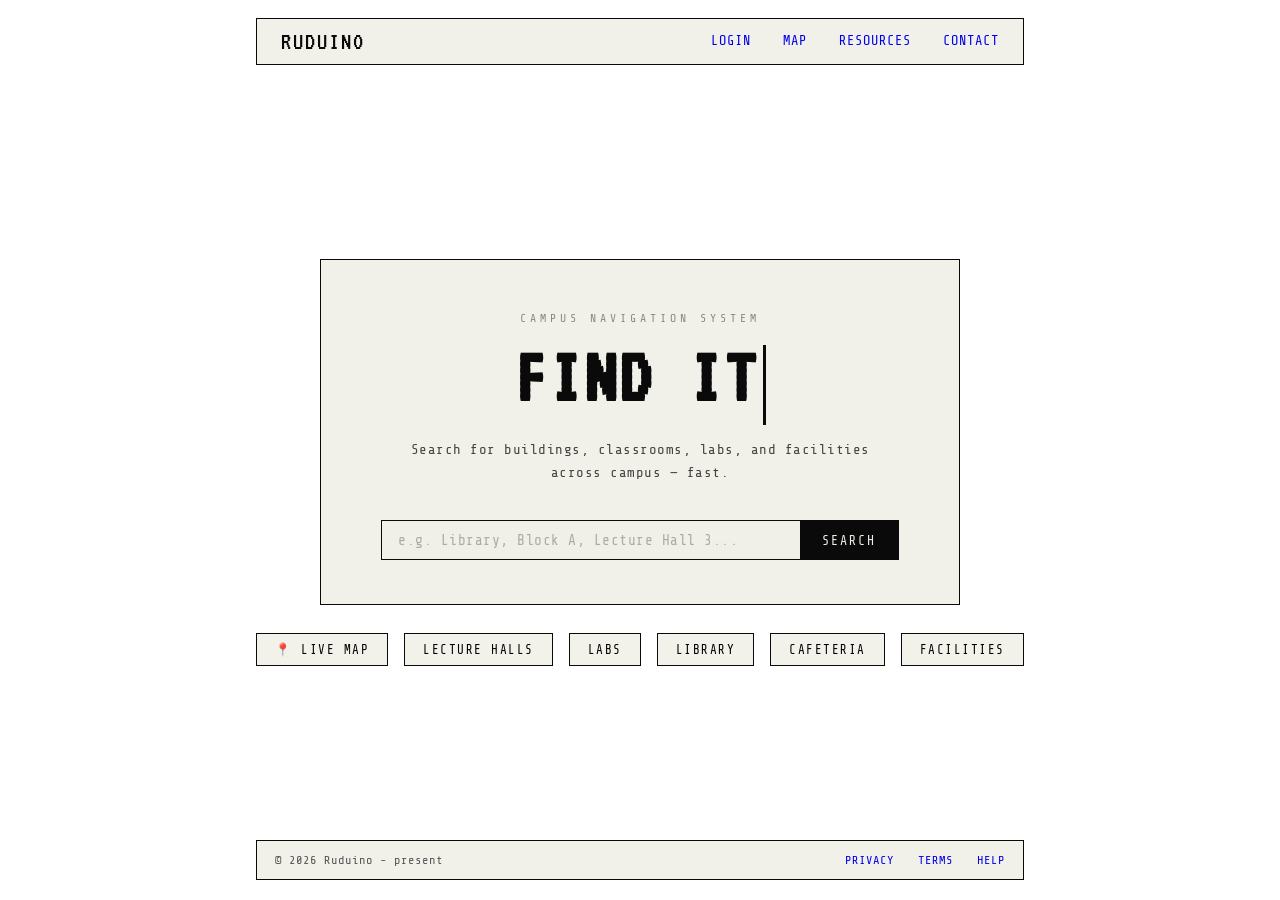
<file: index.html>
<!DOCTYPE html>
<html lang="en">
    <head>
        <title>Ruduino</title>
        <link rel="stylesheet" href="css/styles.css">
        <link rel="shortcut icon" href="assets/derp.ico" type="image/x-icon">
        <meta name="viewport" content="width=device-width, initial-scale=1.0">
    </head>
    <body>
        <div class="container">
            <nav class="nav-bar">
                <a class="nav-logo" href="index.html">RUDUINO</a>
                <ul class="nav-list">
                    <li class="nav-item"><a href="login.html">Login</a></li>
                    <li class="nav-item"><a href="map.html">Map</a></li>
                    <li class="nav-item"><a href="resources.html">Resources</a></li>
                    <li class="nav-item"><a href="contact.html">Contact</a></li>
                </ul>
            </nav>
        </div>
        <section class="hero">
        <div class="hero-box">
            <p class="hero-eyebrow">Campus Navigation System</p>
            <h1 class="hero-title">FIND IT<span class="cursor"></span></h1>
            <p class="hero-sub">Search for buildings, classrooms, labs, and facilities<br>across campus — fast.</p>
            <div class="search-wrap">
                <input class="search-input" type="text" placeholder="e.g. Library, Block A, Lecture Hall 3...">
                <button class="search-btn">Search</button>
            </div>
        </div>
        <div class="quick-links">
            <button class="ql-btn" onclick="window.location.href='map.html'">📍 Live Map</button>
            <button class="ql-btn">Lecture Halls</button>
            <button class="ql-btn">Labs</button>
            <button class="ql-btn">Library</button>
            <button class="ql-btn">Cafeteria</button>
            <button class="ql-btn">Facilities</button>
        </div>
        </section>
    <div class="footer">
        <div class="footer-inner">
            <span>© 2026 Ruduino - present</span>
            <div class="footer-links">
                <span><a href="privacy.html">Privacy</a></span>
                <span><a href="terms.html">Terms</a></span>
                <span><a href="help.html">Help</a></span>
            </div>
        </div>
    </div>
</body>
</html>
</file>
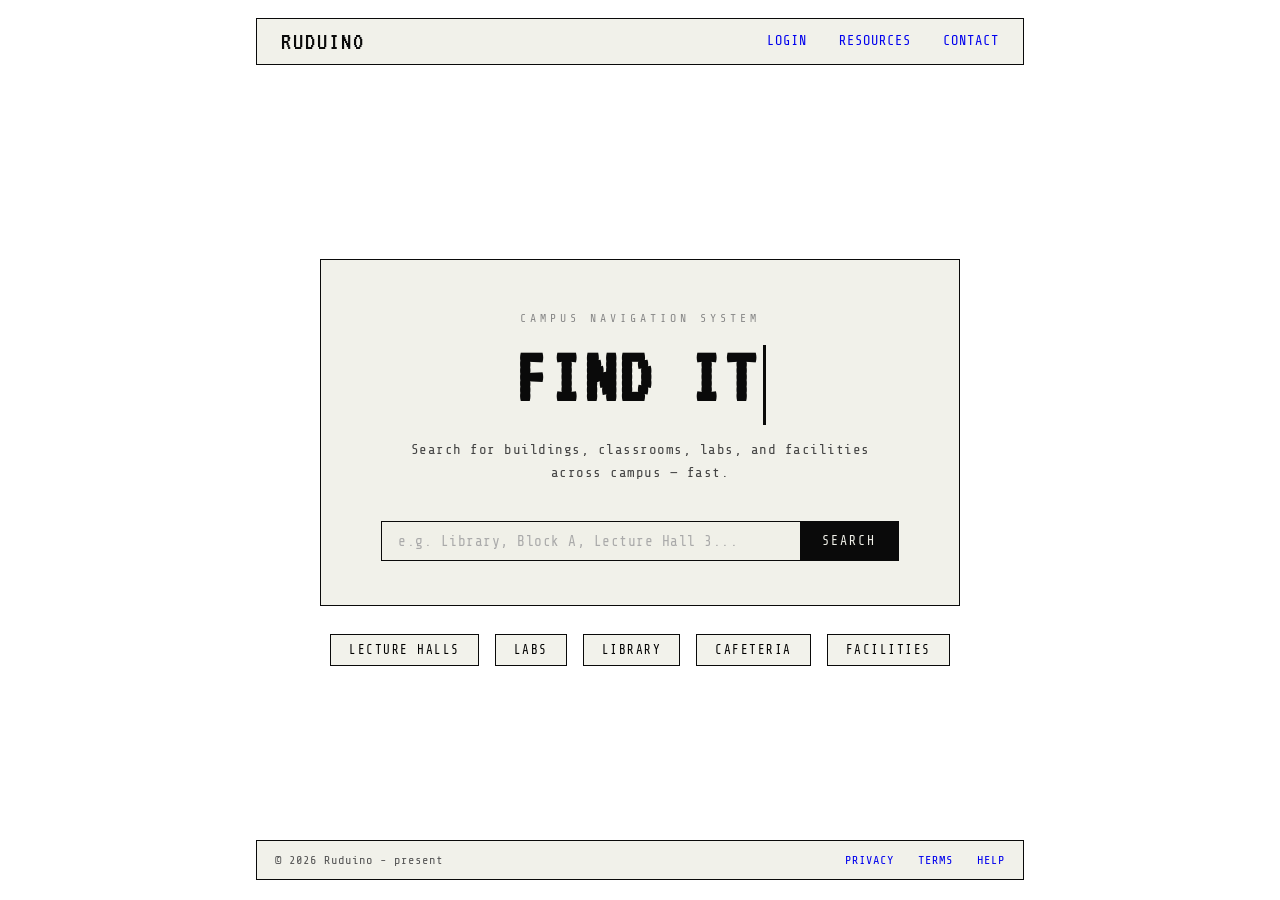
<file: src/index.html>
<!DOCTYPE html>
<html lang="en">
    <head>
        <title>Ruduino</title>
        <link rel="stylesheet" href="styles.css">
        <link rel="shortcut icon" href="https://raw.githubusercontent.com/Hakuriyuo/Ruduino/refs/heads/main/assets/derp.ico" type="image/x-icon">
        <meta name="viewport" content="width=device-width, initial-scale=1.0">
    </head>
    <body>
        <div class="container">
            <nav class="nav-bar">
                <a class="nav-logo" href="#">RUDUINO</a>
                <ul class="nav-list">
                    <li class="nav-item"><a href="login.html">Login</a></li>
                    <li class="nav-item"><a href="resources.html">Resources</a></li>
                    <li class="nav-item"><a href="contact.html">Contact</a></li>
                </ul>
            </nav>
        </div>
        <section class="hero">
        <div class="hero-box">
            <p class="hero-eyebrow">Campus Navigation System</p>
            <h1 class="hero-title">FIND IT<span class="cursor"></span></h1>
            <p class="hero-sub">Search for buildings, classrooms, labs, and facilities<br>across campus — fast.</p>
            <div class="search-wrap">
                <input class="search-input" type="text" placeholder="e.g. Library, Block A, Lecture Hall 3...">
                <button class="search-btn">Search</button>
            </div>
        </div>
        <div class="quick-links">
            <button class="ql-btn">Lecture Halls</button>
            <button class="ql-btn">Labs</button>
            <button class="ql-btn">Library</button>
            <button class="ql-btn">Cafeteria</button>
            <button class="ql-btn">Facilities</button>
        </div>
        </section>
    <div class="footer">
        <div class="footer-inner">
            <span>© 2026 Ruduino - present</span>
            <div class="footer-links">
                <span><a href="privacy.html">Privacy</a></span>
                <span><a href="terms.html">Terms</a></span>
                <span><a href="help.html">Help</a></span>
            </div>
        </div>
    </div>
</body>
</html>
</file>
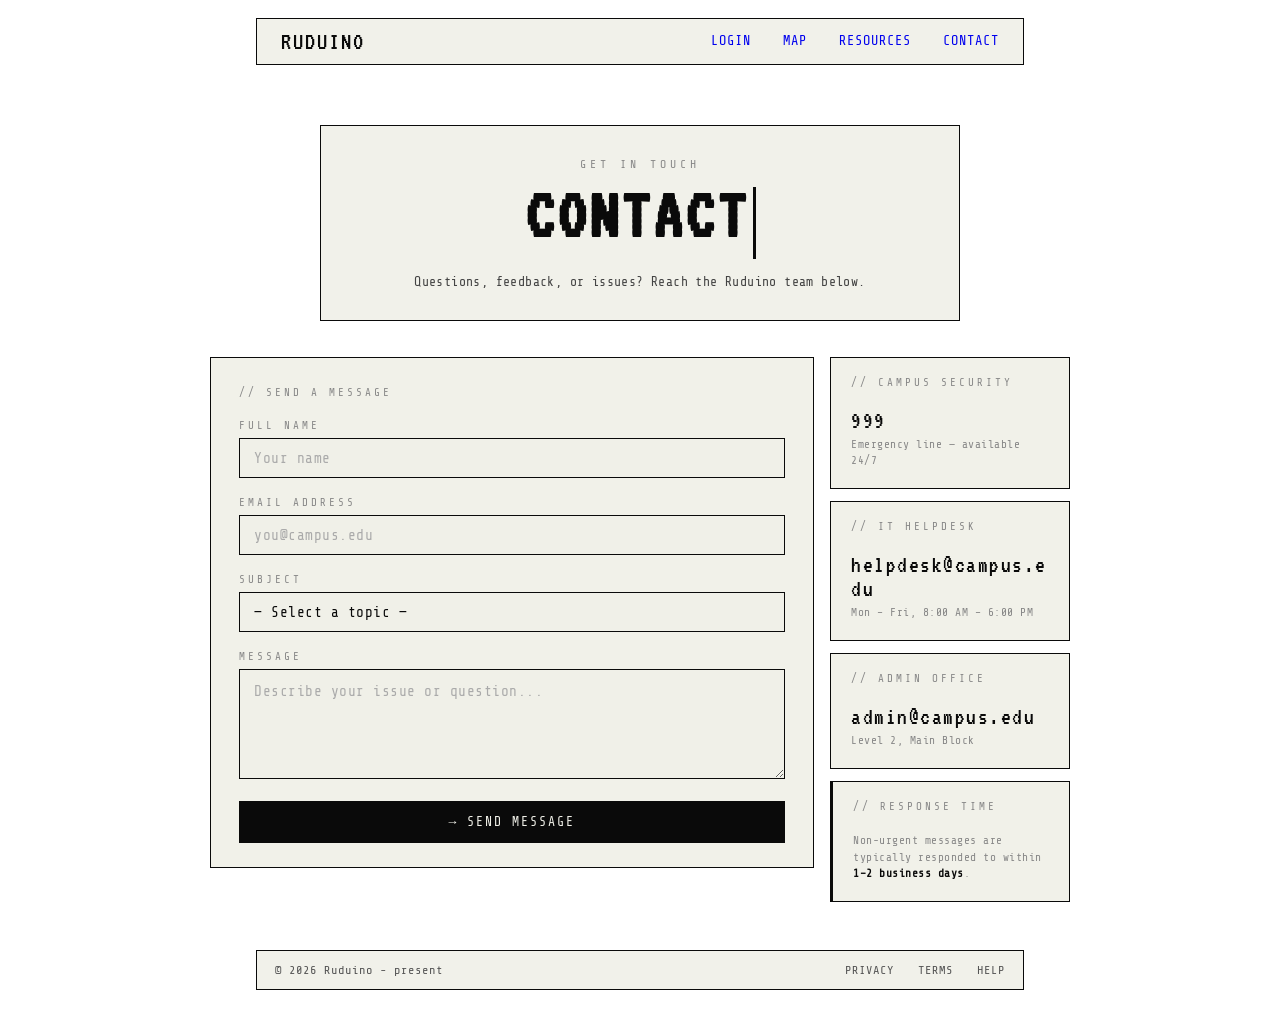
<file: contact.html>
<!DOCTYPE html>
<html lang="en">
<head>
    <title>Ruduino — Contact</title>
    <link rel="stylesheet" href="css/styles.css">
    <link rel="stylesheet" href="css/contact.css">
    <link rel="shortcut icon" href="assets/derp.ico" type="image/x-icon">
    <meta name="viewport" content="width=device-width, initial-scale=1.0">
    <script src="js/contact.js" defer></script>
</head>
<body>
    <div class="container">
        <nav class="nav-bar">
            <a class="nav-logo" href="index.html">RUDUINO</a>
            <ul class="nav-list">
                <li class="nav-item"><a href="login.html">Login</a></li>
                <li class="nav-item"><a href="map.html">Map</a></li>
                <li class="nav-item"><a href="resources.html">Resources</a></li>
                <li class="nav-item active"><a href="contact.html">Contact</a></li>
            </ul>
        </nav>
    </div>
    <section class="contact-section">
        <div class="contact-header">
            <p class="contact-eyebrow">Get in Touch</p>
            <h1 class="contact-title">CONTACT<span class="cursor"></span></h1>
            <p class="contact-sub">Questions, feedback, or issues? Reach the Ruduino team below.</p>
        </div>
        <div class="contact-layout">
            <div class="contact-form-box">
                <p class="box-label">// Send a message</p>
                <div class="form-alert" id="contactAlert"></div>
                <div class="form-group">
                    <label class="form-label" for="c-name">Full Name</label>
                    <input class="form-input" type="text" id="c-name" placeholder="Your name">
                </div>
                <div class="form-group">
                    <label class="form-label" for="c-email">Email Address</label>
                    <input class="form-input" type="email" id="c-email" placeholder="you@campus.edu">
                </div>
                <div class="form-group">
                    <label class="form-label" for="c-subject">Subject</label>
                    <select class="form-input form-select" id="c-subject">
                        <option value="">— Select a topic —</option>
                        <option value="navigation">Campus Navigation Issue</option>
                        <option value="account">Account / Login Help</option>
                        <option value="evacuation">Evacuation Plan Concern</option>
                        <option value="feedback">General Feedback</option>
                        <option value="other">Other</option>
                    </select>
                </div>
                <div class="form-group">
                    <label class="form-label" for="c-message">Message</label>
                    <textarea class="form-input form-textarea" id="c-message"
                        placeholder="Describe your issue or question..."></textarea>
                </div>
                <button class="submit-btn" id="contactSubmit" onclick="submitContact()">→ Send Message</button>
            </div>
            <div class="contact-info-col">
                <div class="info-card">
                    <p class="box-label">// Campus Security</p>
                    <p class="info-card-value">999</p>
                    <p class="info-card-sub">Emergency line — available 24/7</p>
                </div>
                <div class="info-card">
                    <p class="box-label">// IT Helpdesk</p>
                    <p class="info-card-value">helpdesk@campus.edu</p>
                    <p class="info-card-sub">Mon – Fri, 8:00 AM – 6:00 PM</p>
                </div>
                <div class="info-card">
                    <p class="box-label">// Admin Office</p>
                    <p class="info-card-value">admin@campus.edu</p>
                    <p class="info-card-sub">Level 2, Main Block</p>
                </div>
                <div class="info-card info-card-note">
                    <p class="box-label">// Response Time</p>
                    <p class="info-card-sub">Non-urgent messages are typically responded to within <strong>1–2 business
                            days</strong>.</p>
                </div>
            </div>
        </div>
    </section>
    <div class="footer">
        <div class="footer-inner">
            <span>© 2026 Ruduino - present</span>
            <div class="footer-links">
                <span onclick="location.href='privacy.html'">Privacy</span>
                <span onclick="location.href='terms.html'">Terms</span>
                <span onclick="location.href='help.html'">Help</span>
            </div>
        </div>
    </div>
</body>
</html>
</file>
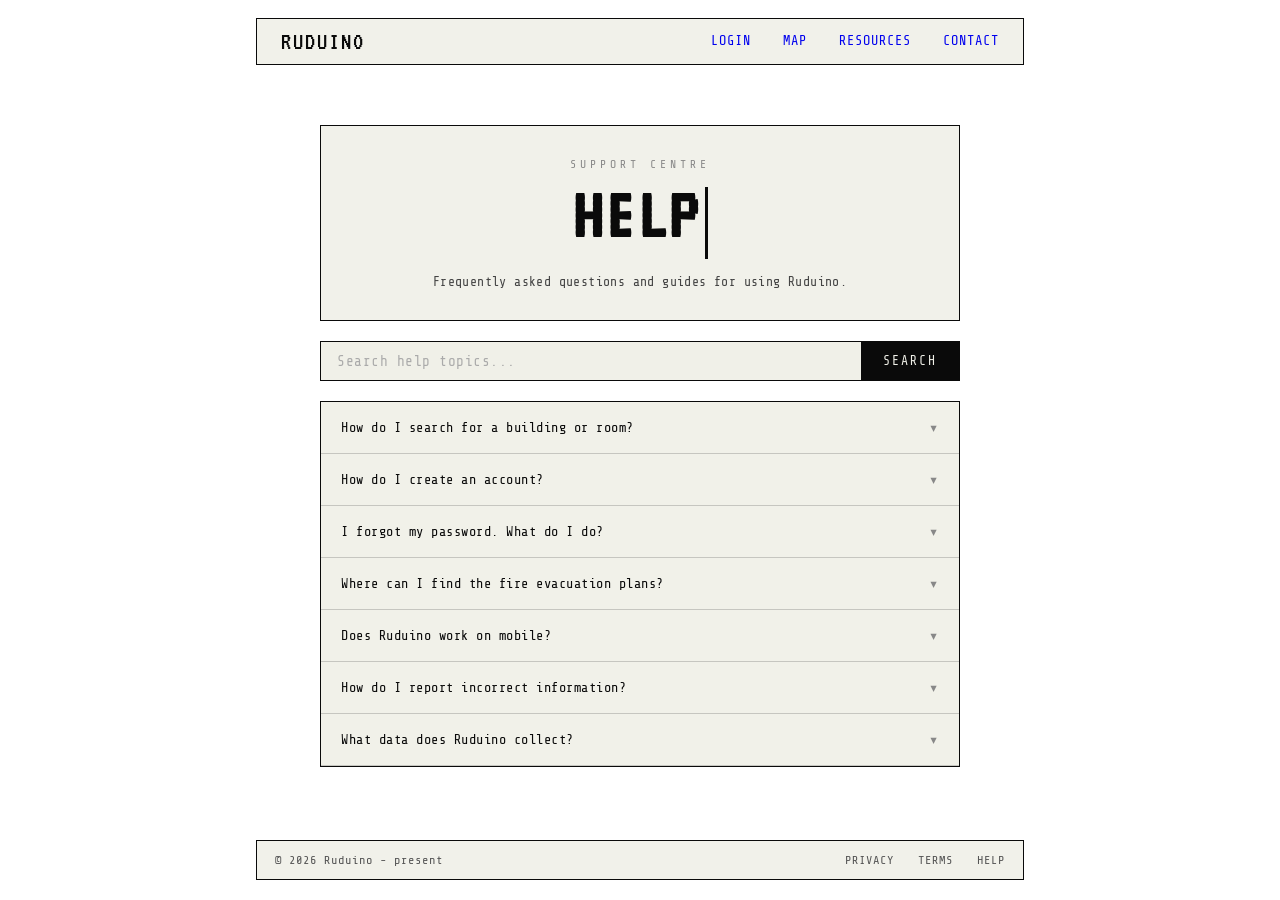
<file: help.html>
<!DOCTYPE html>
<html lang="en">
<head>
    <title>Ruduino — Help</title>
    <link rel="stylesheet" href="css/styles.css">
    <link rel="stylesheet" href="css/help.css">
    <link rel="shortcut icon" href="assets/derp.ico" type="image/x-icon">
    <meta name="viewport" content="width=device-width, initial-scale=1.0">
    <script src="js/help.js" defer></script>
</head>
<body>
    <div class="container">
        <nav class="nav-bar">
            <a class="nav-logo" href="index.html">RUDUINO</a>
            <ul class="nav-list">
                <li class="nav-item"><a href="login.html">Login</a></li>
                <li class="nav-item"><a href="map.html">Map</a></li>
                <li class="nav-item"><a href="resources.html">Resources</a></li>
                <li class="nav-item"><a href="contact.html">Contact</a></li>
            </ul>
        </nav>
    </div>
    <section class="help-section">
        <div class="help-header">
            <p class="help-eyebrow">Support Centre</p>
            <h1 class="help-title">HELP<span class="cursor"></span></h1>
            <p class="help-sub">Frequently asked questions and guides for using Ruduino.</p>
        </div>
        <div class="help-search-wrap">
            <input class="search-input" type="text" id="helpSearch" placeholder="Search help topics..."
                oninput="filterFAQ()">
            <button class="search-btn">Search</button>
        </div>
        <div class="faq-wrap" id="faqWrap">
            <div class="faq-group" data-tags="navigation search find building">
                <button class="faq-q" onclick="toggleFAQ(this)">
                    <span>How do I search for a building or room?</span>
                    <span class="faq-chevron">▾</span>
                </button>
                <div class="faq-a">
                    Type the name of a building, block, lecture hall, or facility into the search bar on the home page.
                    Results will show the location and relevant details. You can also use the quick-link buttons
                    (Lecture Halls, Labs, Library…) to browse by category.
                </div>
            </div>
            <div class="faq-group" data-tags="account login register password">
                <button class="faq-q" onclick="toggleFAQ(this)">
                    <span>How do I create an account?</span>
                    <span class="faq-chevron">▾</span>
                </button>
                <div class="faq-a">
                    Go to the <a href="login.html">Login</a> page and click <strong>Register here</strong>. Fill in your
                    campus email, username, and a password (minimum 8 characters). Once submitted, your account will be
                    created immediately.
                </div>
            </div>
            <div class="faq-group" data-tags="password reset forgot login">
                <button class="faq-q" onclick="toggleFAQ(this)">
                    <span>I forgot my password. What do I do?</span>
                    <span class="faq-chevron">▾</span>
                </button>
                <div class="faq-a">
                    Contact the IT Helpdesk at <strong>helpdesk@campus.edu</strong> with your campus ID and registered
                    email. They will issue a password reset within one business day.
                </div>
            </div>
            <div class="faq-group" data-tags="evacuation fire plan floor level resources">
                <button class="faq-q" onclick="toggleFAQ(this)">
                    <span>Where can I find the fire evacuation plans?</span>
                    <span class="faq-chevron">▾</span>
                </button>
                <div class="faq-a">
                    Visit the <a href="resources.html">Resources</a> page. Plans are available for Levels 2–6. Click any
                    floor card to view the full plan, or use the Download button to save it. You can also filter by
                    floor using the buttons above the grid.
                </div>
            </div>
            <div class="faq-group" data-tags="map offline mobile phone">
                <button class="faq-q" onclick="toggleFAQ(this)">
                    <span>Does Ruduino work on mobile?</span>
                    <span class="faq-chevron">▾</span>
                </button>
                <div class="faq-a">
                    Yes. Ruduino is fully responsive and works on all modern smartphones and tablets. Simply open it in
                    your browser — no app install required.
                </div>
            </div>
            <div class="faq-group" data-tags="report wrong information error update">
                <button class="faq-q" onclick="toggleFAQ(this)">
                    <span>How do I report incorrect information?</span>
                    <span class="faq-chevron">▾</span>
                </button>
                <div class="faq-a">
                    Use the <a href="contact.html">Contact</a> form and select <strong>Campus Navigation Issue</strong>
                    as the subject. Describe what is incorrect and we will review it promptly.
                </div>
            </div>
            <div class="faq-group" data-tags="data privacy personal information stored">
                <button class="faq-q" onclick="toggleFAQ(this)">
                    <span>What data does Ruduino collect?</span>
                    <span class="faq-chevron">▾</span>
                </button>
                <div class="faq-a">
                    We only collect the information you provide when registering (email, username) and basic usage
                    analytics. We never sell your data. Read our full <a href="privacy.html">Privacy Policy</a> for
                    details.
                </div>
            </div>
            <div class="faq-no-results" id="faqNoResults" style="display:none;">
                No results found. Try a different keyword or <a href="contact.html">contact us</a>.
            </div>
        </div>
    </section>
    <div class="footer">
        <div class="footer-inner">
            <span>© 2026 Ruduino - present</span>
            <div class="footer-links">
                <span onclick="location.href='privacy.html'">Privacy</span>
                <span onclick="location.href='terms.html'">Terms</span>
                <span onclick="location.href='help.html'">Help</span>
            </div>
        </div>
    </div>
</body>
</html>
</file>
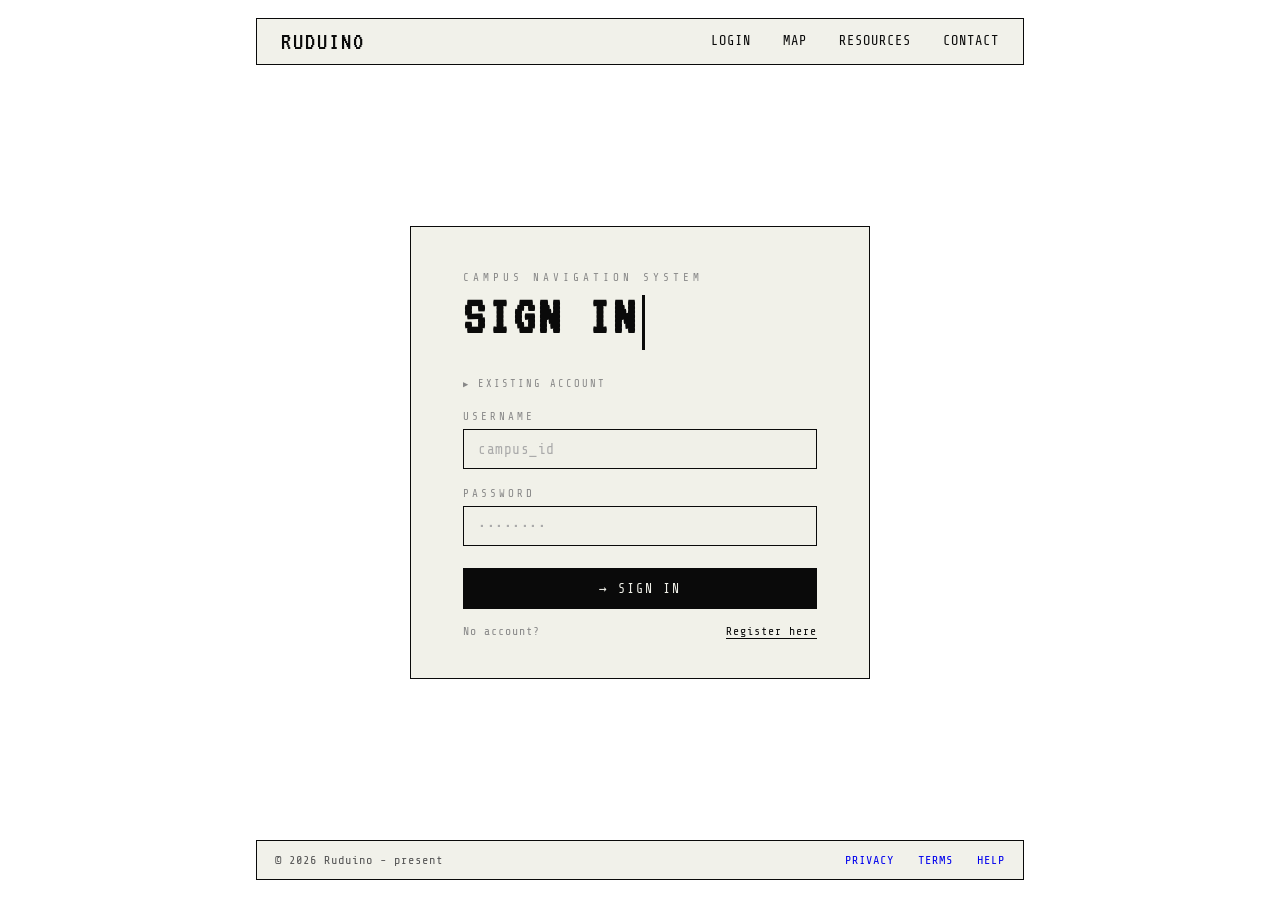
<file: login.html>
<!DOCTYPE html>
<html lang="en">
<head>
    <title>Ruduino — Login</title>
    <link rel="stylesheet" href="css/styles.css">
    <link rel="shortcut icon" href="assets/derp.ico" type="image/x-icon">
    <meta name="viewport" content="width=device-width, initial-scale=1.0">
    <script src="js/login.js" defer></script>
</head>
<body>
    <div class="container">
        <nav class="nav-bar">
            <a class="nav-logo" href="index.html">RUDUINO</a>
            <ul class="nav-list">
                <li class="nav-item active"><a href="login.html" style="color:inherit;text-decoration:none;">Login</a></li>
                <li class="nav-item"><a href="map.html" style="color:inherit;text-decoration:none;">Map</a></li>
                <li class="nav-item"><a href="resources.html" style="color:inherit;text-decoration:none;">Resources</a></li>
                <li class="nav-item"><a href="contact.html" style="color:inherit;text-decoration:none;">Contact</a></li>
            </ul>
        </nav>
    </div>
    <section class="login-section">
        <div class="login-box">
            <p class="login-eyebrow">Campus Navigation System</p>
            <h1 class="login-title" id="formTitle">SIGN IN<span class="cursor"></span></h1>
            <p class="mode-indicator" id="modeIndicator">Existing account</p>
            <div class="form-alert" id="formAlert"></div>
            <form method="POST" action="php/login_handler.php" id="authForm" novalidate>
                <input type="hidden" name="mode" id="modeInput" value="login">
                <div id="register-fields" style="display:none;">
                    <div class="form-group">
                        <label class="form-label" for="email">Email Address</label>
                        <input class="form-input" type="email" name="email" id="email" placeholder="you@campus.edu" autocomplete="email">
                    </div>
                    <hr class="divider">
                </div>
                <div class="form-group">
                    <label class="form-label" for="username">Username</label>
                    <input class="form-input" type="text" name="username" id="username" placeholder="campus_id" autocomplete="username" required>
                </div>
                <div class="form-group">
                    <label class="form-label" for="password">Password</label>
                    <input class="form-input" type="password" name="password" id="password" placeholder="••••••••" autocomplete="current-password" required>
                </div>
                <div id="confirm-field" style="display:none;">
                    <div class="form-group">
                        <label class="form-label" for="confirm_password">Confirm Password</label>
                        <input class="form-input" type="password" name="confirm_password" id="confirm_password" placeholder="••••••••" autocomplete="new-password">
                    </div>
                </div>
                <button class="submit-btn" type="submit" id="submitBtn">→ Sign In</button>
                <div class="toggle-row">
                    <span id="toggleHint">No account?</span>
                    <span class="toggle-link" id="toggleBtn" onclick="toggleMode()">Register here</span>
                </div>
            </form>
        </div>
    </section>
    <div class="footer">
        <div class="footer-inner">
            <span>© 2026 Ruduino - present</span>
            <div class="footer-links">
                <span><a href="privacy.html">Privacy</a></span>
                <span><a href="terms.html">Terms</a></span>
                <span><a href="help.html">Help</a></span>
            </div>
        </div>
    </div>
</body>
</html>
</file>
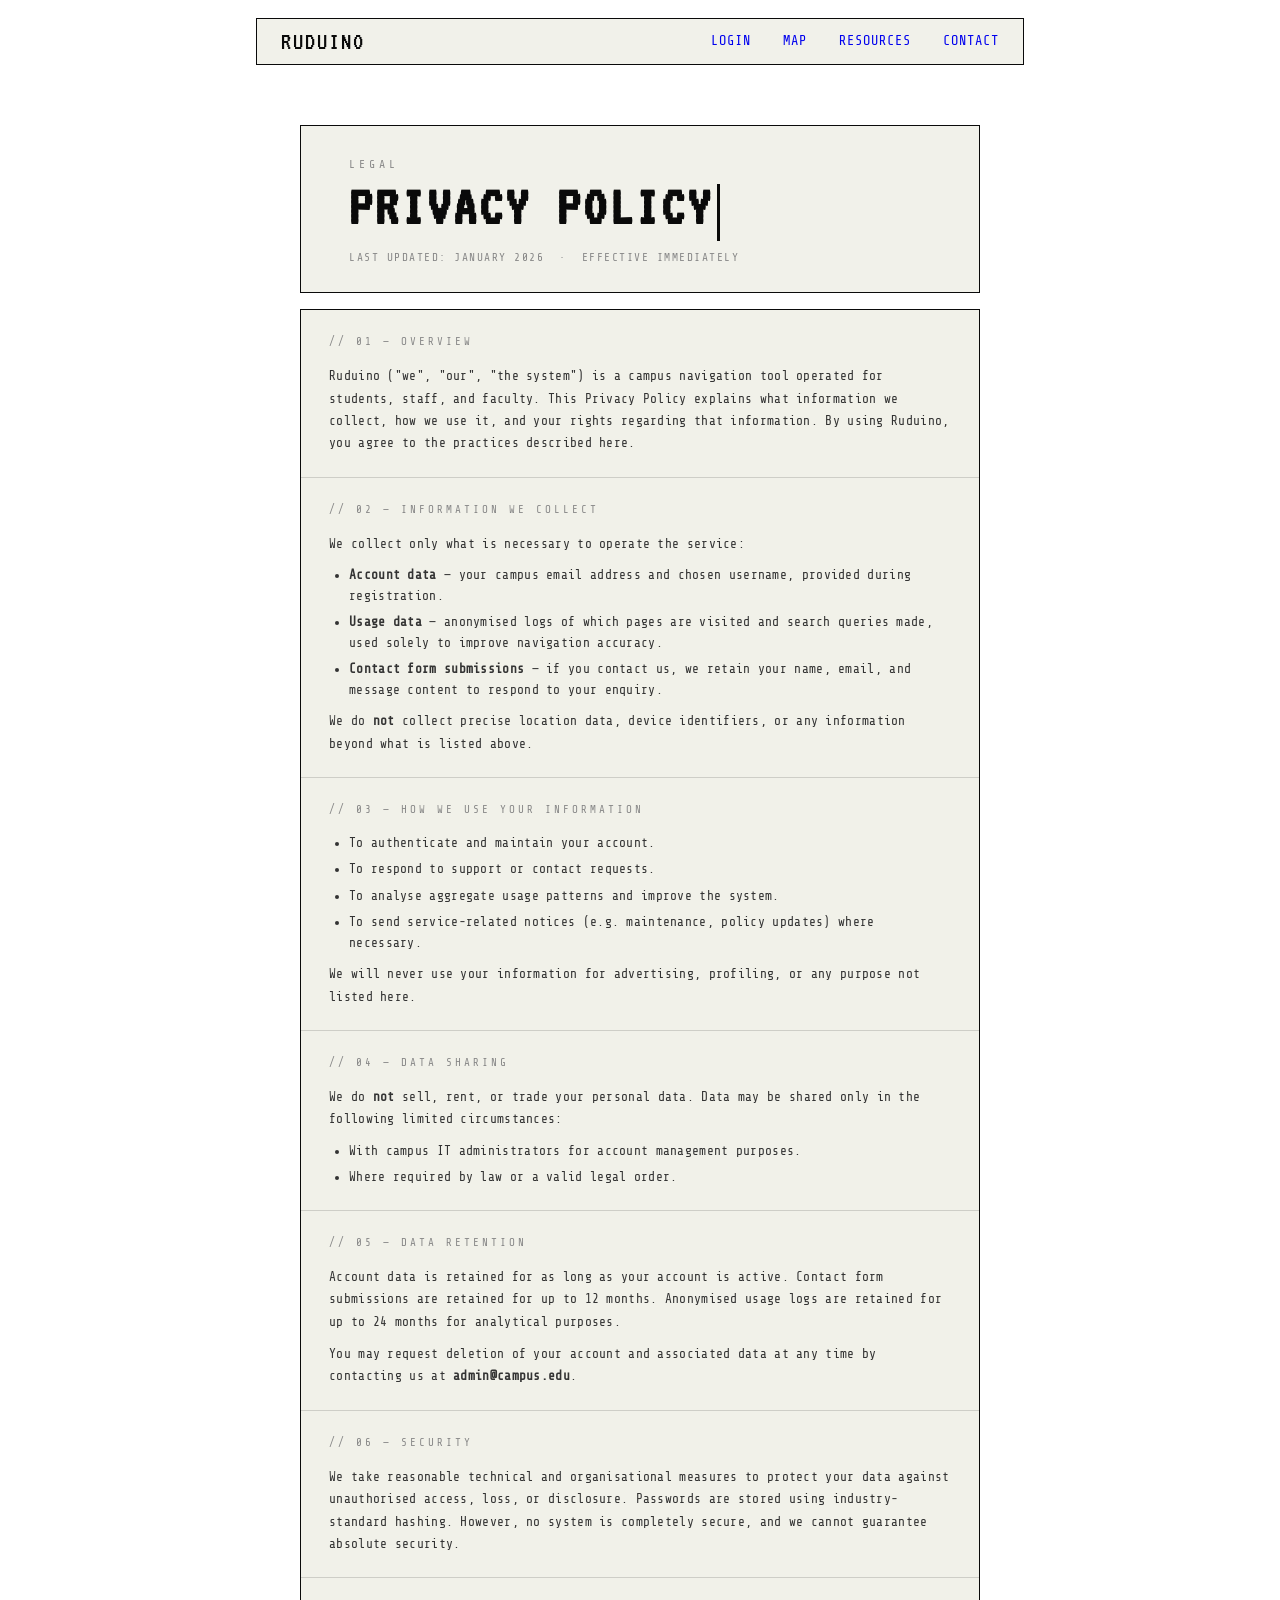
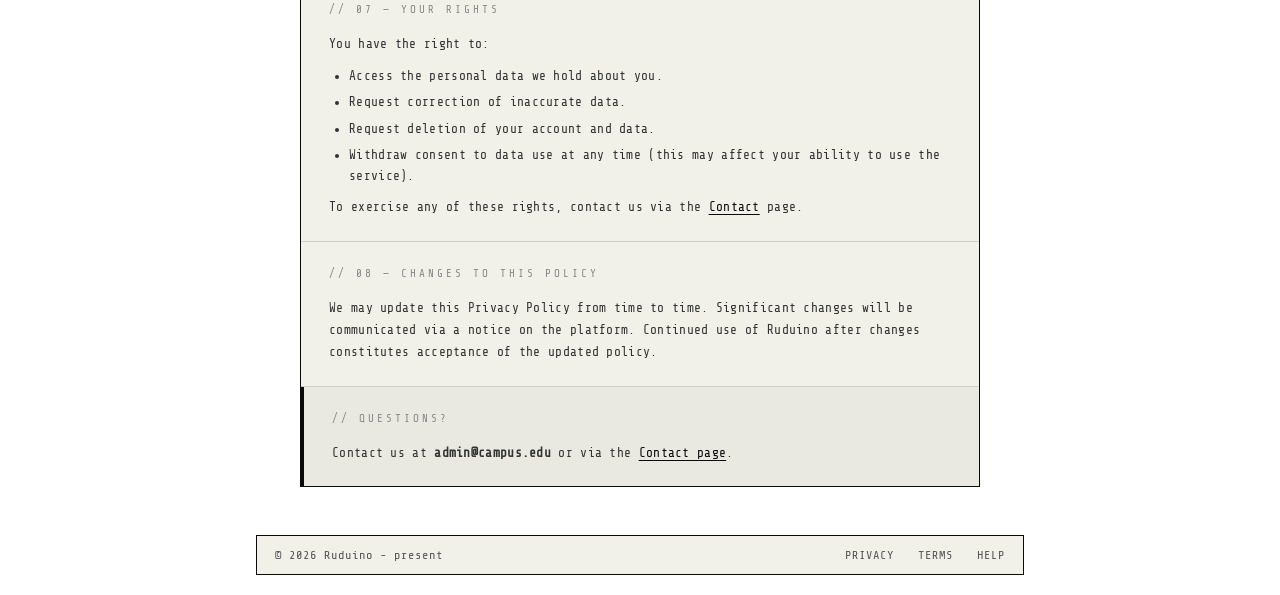
<file: privacy.html>
<!DOCTYPE html>
<html lang="en">
<head>
    <title>Ruduino — Privacy Policy</title>
    <link rel="stylesheet" href="css/styles.css">
    <link rel="stylesheet" href="css/privacy.css">
    <link rel="shortcut icon" href="assets/derp.ico" type="image/x-icon">
    <meta name="viewport" content="width=device-width, initial-scale=1.0">
</head>
<body>
    <div class="container">
        <nav class="nav-bar">
            <a class="nav-logo" href="index.html">RUDUINO</a>
            <ul class="nav-list">
                <li class="nav-item"><a href="login.html">Login</a></li>
                <li class="nav-item"><a href="map.html">Map</a></li>
                <li class="nav-item"><a href="resources.html">Resources</a></li>
                <li class="nav-item"><a href="contact.html">Contact</a></li>
            </ul>
        </nav>
    </div>
    <section class="policy-section">
        <div class="policy-header">
            <p class="policy-eyebrow">Legal</p>
            <h1 class="policy-title">PRIVACY POLICY<span class="cursor"></span></h1>
            <p class="policy-meta">Last updated: January 2026 &nbsp;·&nbsp; Effective immediately</p>
        </div>
        <div class="policy-body">
            <div class="policy-block">
                <p class="policy-section-label">// 01 — Overview</p>
                <p>Ruduino ("we", "our", "the system") is a campus navigation tool operated for students, staff, and
                    faculty. This Privacy Policy explains what information we collect, how we use it, and your rights
                    regarding that information. By using Ruduino, you agree to the practices described here.</p>
            </div>
            <div class="policy-block">
                <p class="policy-section-label">// 02 — Information We Collect</p>
                <p>We collect only what is necessary to operate the service:</p>
                <ul class="policy-list">
                    <li><strong>Account data</strong> — your campus email address and chosen username, provided during
                        registration.</li>
                    <li><strong>Usage data</strong> — anonymised logs of which pages are visited and search queries
                        made, used solely to improve navigation accuracy.</li>
                    <li><strong>Contact form submissions</strong> — if you contact us, we retain your name, email, and
                        message content to respond to your enquiry.</li>
                </ul>
                <p>We do <strong>not</strong> collect precise location data, device identifiers, or any information
                    beyond what is listed above.</p>
            </div>
            <div class="policy-block">
                <p class="policy-section-label">// 03 — How We Use Your Information</p>
                <ul class="policy-list">
                    <li>To authenticate and maintain your account.</li>
                    <li>To respond to support or contact requests.</li>
                    <li>To analyse aggregate usage patterns and improve the system.</li>
                    <li>To send service-related notices (e.g. maintenance, policy updates) where necessary.</li>
                </ul>
                <p>We will never use your information for advertising, profiling, or any purpose not listed here.</p>
            </div>
            <div class="policy-block">
                <p class="policy-section-label">// 04 — Data Sharing</p>
                <p>We do <strong>not</strong> sell, rent, or trade your personal data. Data may be shared only in the
                    following limited circumstances:</p>
                <ul class="policy-list">
                    <li>With campus IT administrators for account management purposes.</li>
                    <li>Where required by law or a valid legal order.</li>
                </ul>
            </div>
            <div class="policy-block">
                <p class="policy-section-label">// 05 — Data Retention</p>
                <p>Account data is retained for as long as your account is active. Contact form submissions are retained
                    for up to 12 months. Anonymised usage logs are retained for up to 24 months for analytical purposes.
                </p>
                <p>You may request deletion of your account and associated data at any time by contacting us at
                    <strong>admin@campus.edu</strong>.</p>
            </div>
            <div class="policy-block">
                <p class="policy-section-label">// 06 — Security</p>
                <p>We take reasonable technical and organisational measures to protect your data against unauthorised
                    access, loss, or disclosure. Passwords are stored using industry-standard hashing. However, no
                    system is completely secure, and we cannot guarantee absolute security.</p>
            </div>
            <div class="policy-block">
                <p class="policy-section-label">// 07 — Your Rights</p>
                <p>You have the right to:</p>
                <ul class="policy-list">
                    <li>Access the personal data we hold about you.</li>
                    <li>Request correction of inaccurate data.</li>
                    <li>Request deletion of your account and data.</li>
                    <li>Withdraw consent to data use at any time (this may affect your ability to use the service).</li>
                </ul>
                <p>To exercise any of these rights, contact us via the <a href="contact.html">Contact</a> page.</p>
            </div>
            <div class="policy-block">
                <p class="policy-section-label">// 08 — Changes to This Policy</p>
                <p>We may update this Privacy Policy from time to time. Significant changes will be communicated via a
                    notice on the platform. Continued use of Ruduino after changes constitutes acceptance of the updated
                    policy.</p>
            </div>
            <div class="policy-block policy-contact-note">
                <p class="policy-section-label">// Questions?</p>
                <p>Contact us at <strong>admin@campus.edu</strong> or via the <a href="contact.html">Contact page</a>.
                </p>
            </div>
        </div>
    </section>
    <div class="footer">
        <div class="footer-inner">
            <span>© 2026 Ruduino - present</span>
            <div class="footer-links">
                <span onclick="location.href='privacy.html'">Privacy</span>
                <span onclick="location.href='terms.html'">Terms</span>
                <span onclick="location.href='help.html'">Help</span>
            </div>
        </div>
    </div>
</body>
</html>
</file>
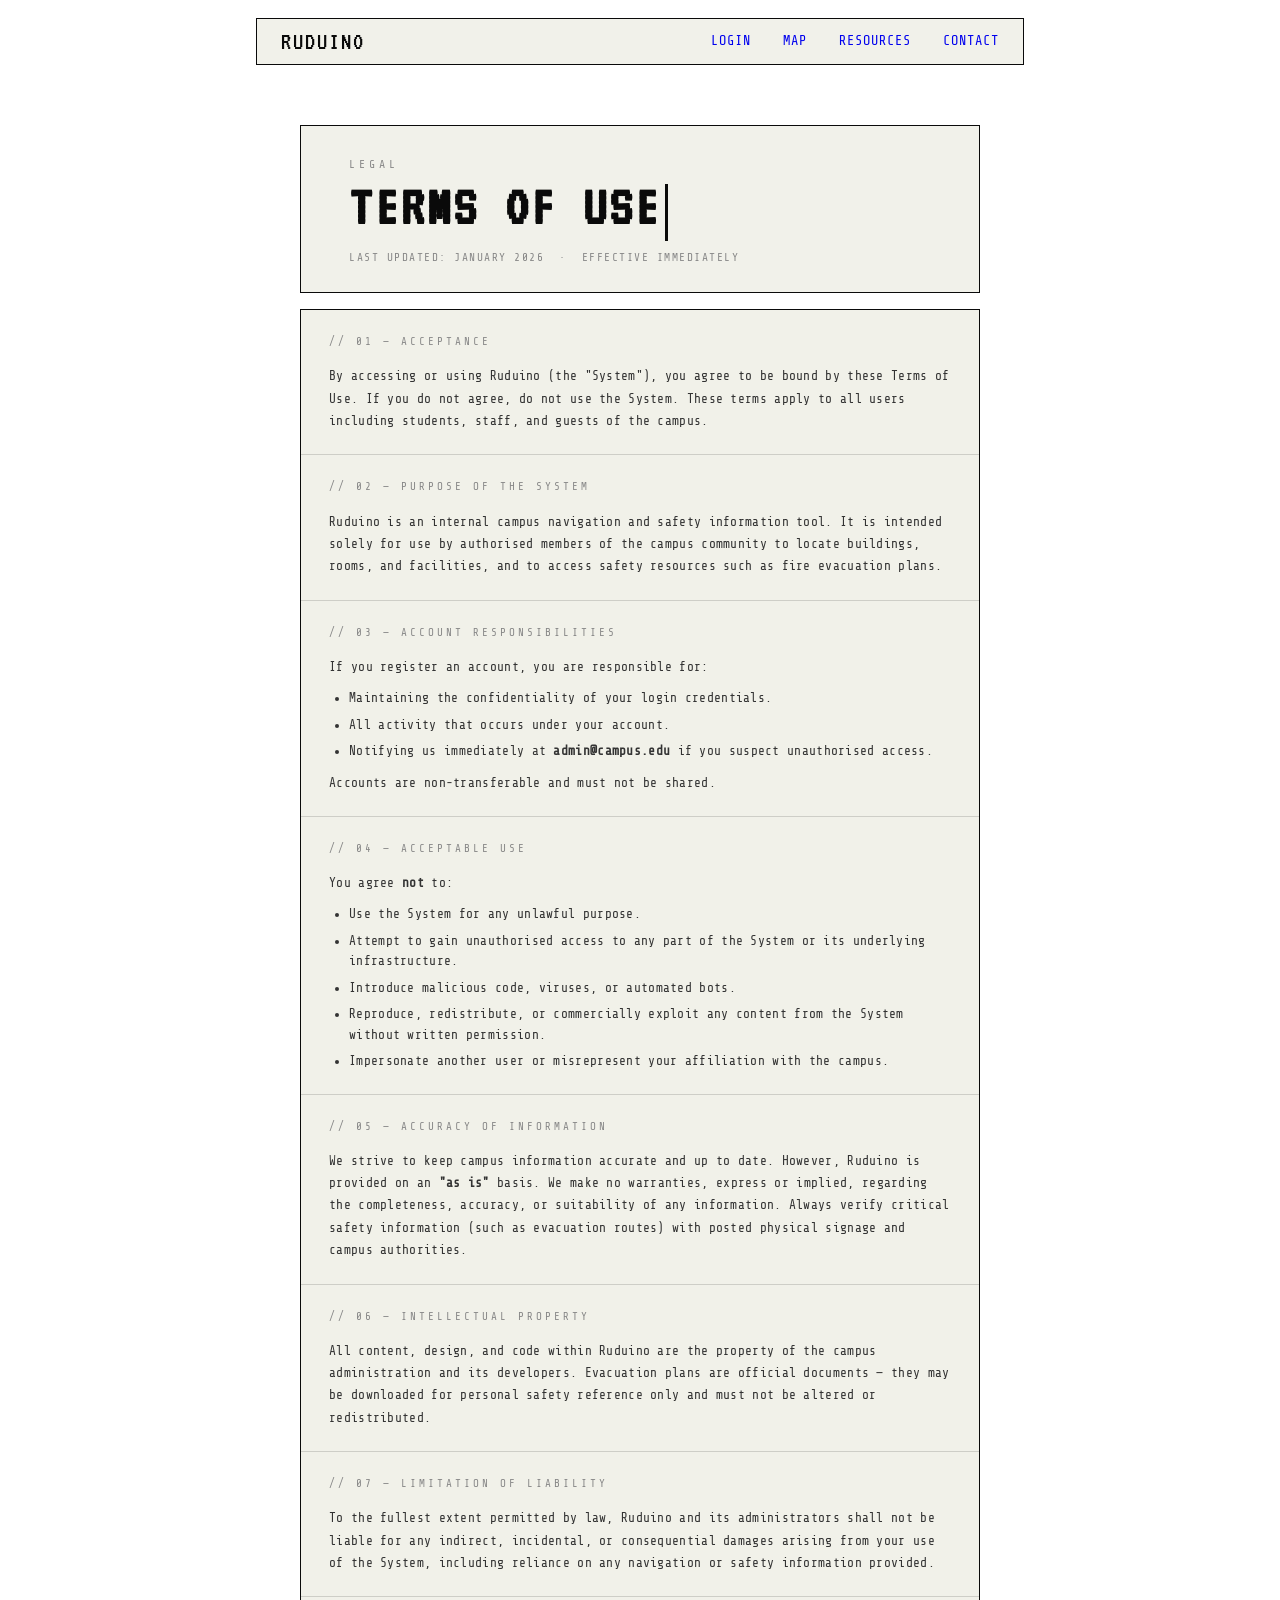
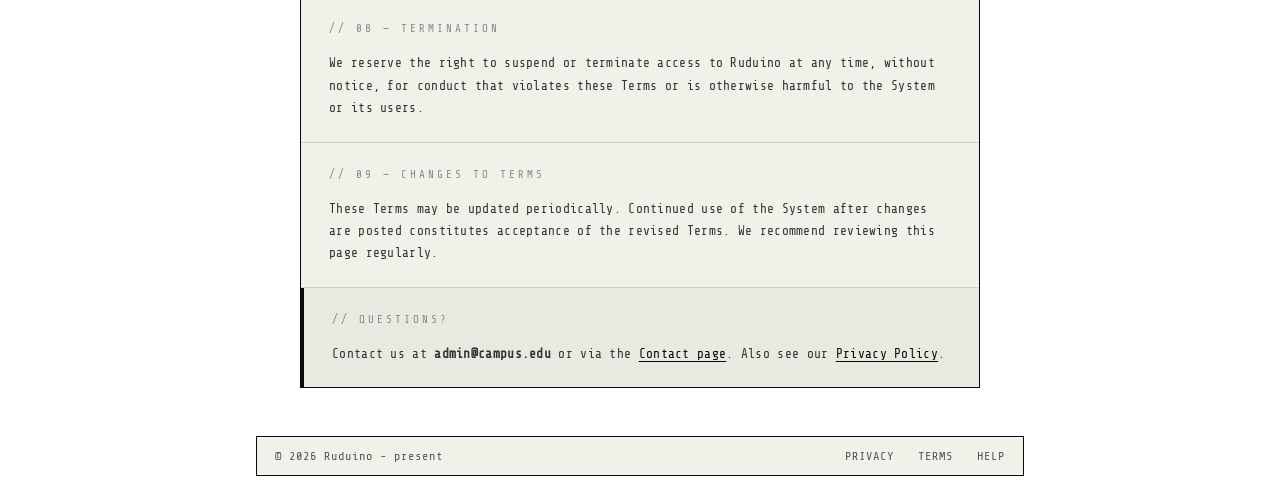
<file: terms.html>
<!DOCTYPE html>
<html lang="en">
<head>
    <title>Ruduino — Terms of Use</title>
    <link rel="stylesheet" href="css/styles.css">
    <link rel="stylesheet" href="css/terms.css">
    <link rel="shortcut icon" href="assets/derp.ico" type="image/x-icon">
    <meta name="viewport" content="width=device-width, initial-scale=1.0">
</head>
<body>
    <div class="container">
        <nav class="nav-bar">
            <a class="nav-logo" href="index.html">RUDUINO</a>
            <ul class="nav-list">
                <li class="nav-item"><a href="login.html">Login</a></li>
                <li class="nav-item"><a href="map.html">Map</a></li>
                <li class="nav-item"><a href="resources.html">Resources</a></li>
                <li class="nav-item"><a href="contact.html">Contact</a></li>
            </ul>
        </nav>
    </div>
    <section class="terms-section">
        <div class="terms-header">
            <p class="terms-eyebrow">Legal</p>
            <h1 class="terms-title">TERMS OF USE<span class="cursor"></span></h1>
            <p class="terms-meta">Last updated: January 2026 &nbsp;·&nbsp; Effective immediately</p>
        </div>
        <div class="terms-body">
            <div class="terms-block">
                <p class="terms-section-label">// 01 — Acceptance</p>
                <p>By accessing or using Ruduino (the "System"), you agree to be bound by these Terms of Use. If you do
                    not agree, do not use the System. These terms apply to all users including students, staff, and
                    guests of the campus.</p>
            </div>
            <div class="terms-block">
                <p class="terms-section-label">// 02 — Purpose of the System</p>
                <p>Ruduino is an internal campus navigation and safety information tool. It is intended solely for use
                    by authorised members of the campus community to locate buildings, rooms, and facilities, and to
                    access safety resources such as fire evacuation plans.</p>
            </div>
            <div class="terms-block">
                <p class="terms-section-label">// 03 — Account Responsibilities</p>
                <p>If you register an account, you are responsible for:</p>
                <ul class="terms-list">
                    <li>Maintaining the confidentiality of your login credentials.</li>
                    <li>All activity that occurs under your account.</li>
                    <li>Notifying us immediately at <strong>admin@campus.edu</strong> if you suspect unauthorised
                        access.</li>
                </ul>
                <p>Accounts are non-transferable and must not be shared.</p>
            </div>
            <div class="terms-block">
                <p class="terms-section-label">// 04 — Acceptable Use</p>
                <p>You agree <strong>not</strong> to:</p>
                <ul class="terms-list">
                    <li>Use the System for any unlawful purpose.</li>
                    <li>Attempt to gain unauthorised access to any part of the System or its underlying infrastructure.
                    </li>
                    <li>Introduce malicious code, viruses, or automated bots.</li>
                    <li>Reproduce, redistribute, or commercially exploit any content from the System without written
                        permission.</li>
                    <li>Impersonate another user or misrepresent your affiliation with the campus.</li>
                </ul>
            </div>
            <div class="terms-block">
                <p class="terms-section-label">// 05 — Accuracy of Information</p>
                <p>We strive to keep campus information accurate and up to date. However, Ruduino is provided on an
                    <strong>"as is"</strong> basis. We make no warranties, express or implied, regarding the
                    completeness, accuracy, or suitability of any information. Always verify critical safety information
                    (such as evacuation routes) with posted physical signage and campus authorities.</p>
            </div>
            <div class="terms-block">
                <p class="terms-section-label">// 06 — Intellectual Property</p>
                <p>All content, design, and code within Ruduino are the property of the campus administration and its
                    developers. Evacuation plans are official documents — they may be downloaded for personal safety
                    reference only and must not be altered or redistributed.</p>
            </div>
            <div class="terms-block">
                <p class="terms-section-label">// 07 — Limitation of Liability</p>
                <p>To the fullest extent permitted by law, Ruduino and its administrators shall not be liable for any
                    indirect, incidental, or consequential damages arising from your use of the System, including
                    reliance on any navigation or safety information provided.</p>
            </div>
            <div class="terms-block">
                <p class="terms-section-label">// 08 — Termination</p>
                <p>We reserve the right to suspend or terminate access to Ruduino at any time, without notice, for
                    conduct that violates these Terms or is otherwise harmful to the System or its users.</p>
            </div>
            <div class="terms-block">
                <p class="terms-section-label">// 09 — Changes to Terms</p>
                <p>These Terms may be updated periodically. Continued use of the System after changes are posted
                    constitutes acceptance of the revised Terms. We recommend reviewing this page regularly.</p>
            </div>
            <div class="terms-block terms-contact-note">
                <p class="terms-section-label">// Questions?</p>
                <p>Contact us at <strong>admin@campus.edu</strong> or via the <a href="contact.html">Contact page</a>.
                    Also see our <a href="privacy.html">Privacy Policy</a>.</p>
            </div>
        </div>
    </section>
    <div class="footer">
        <div class="footer-inner">
            <span>© 2026 Ruduino - present</span>
            <div class="footer-links">
                <span onclick="location.href='privacy.html'">Privacy</span>
                <span onclick="location.href='terms.html'">Terms</span>
                <span onclick="location.href='help.html'">Help</span>
            </div>
        </div>
    </div>
</body>
</html>
</file>
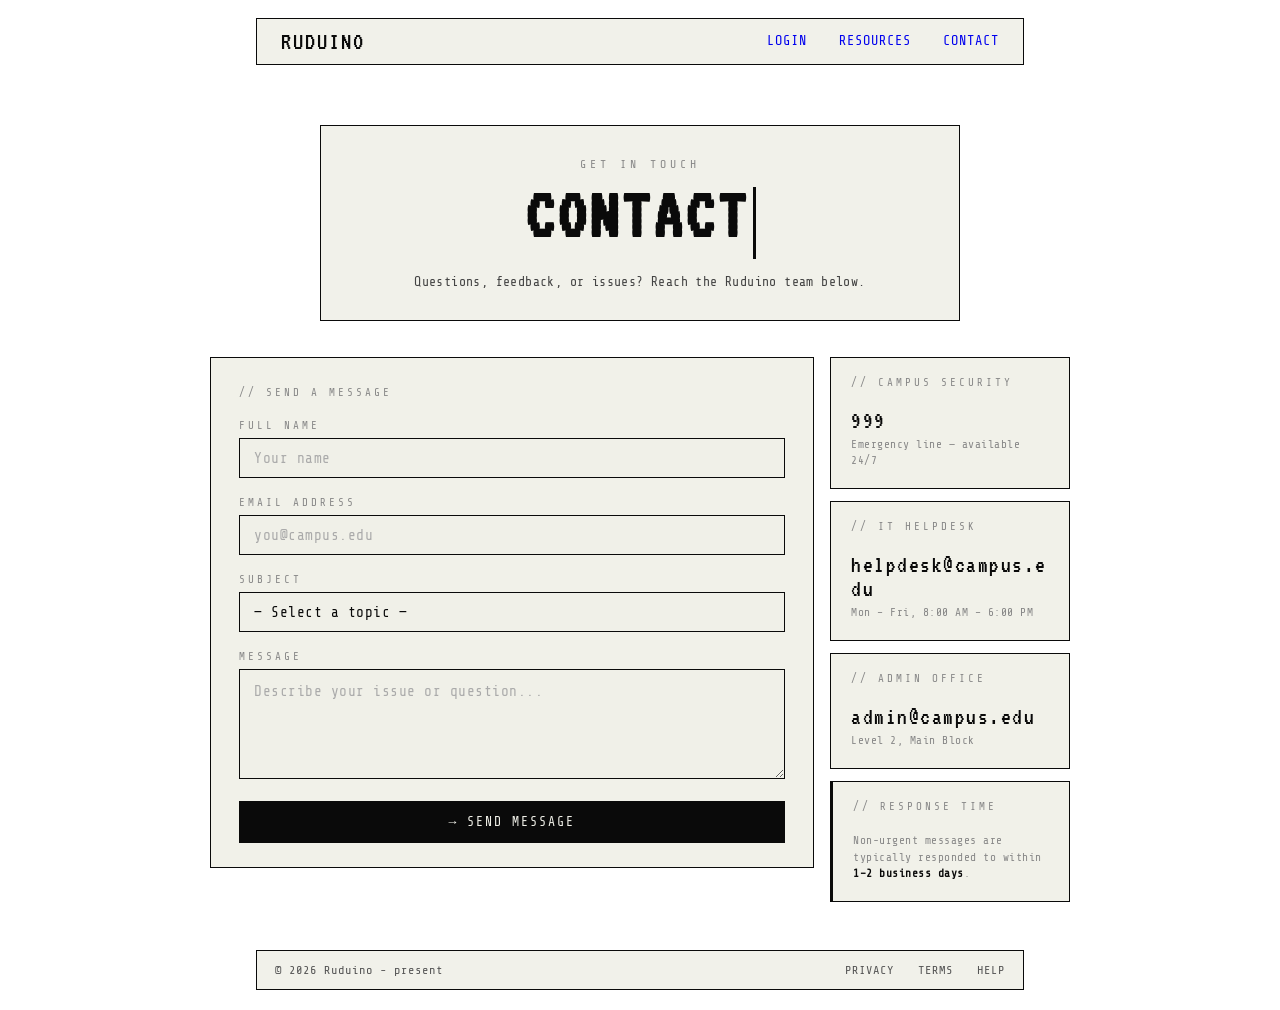
<file: src/contact.html>
<!DOCTYPE html>
<html lang="en">
<head>
    <title>Ruduino — Contact</title>
    <link rel="stylesheet" href="styles.css">
    <link rel="stylesheet" href="contact.css">
    <link rel="shortcut icon" href="https://raw.githubusercontent.com/Hakuriyuo/Ruduino/refs/heads/main/assets/derp.ico" type="image/x-icon">
    <meta name="viewport" content="width=device-width, initial-scale=1.0">
    <script src="contact.js" defer></script>
</head>
<body>
    <div class="container">
        <nav class="nav-bar">
            <a class="nav-logo" href="index.html">RUDUINO</a>
            <ul class="nav-list">
                <li class="nav-item"><a href="login.html">Login</a></li>
                <li class="nav-item"><a href="resources.html">Resources</a></li>
                <li class="nav-item active"><a href="contact.html">Contact</a></li>
            </ul>
        </nav>
    </div>
    <section class="contact-section">
        <div class="contact-header">
            <p class="contact-eyebrow">Get in Touch</p>
            <h1 class="contact-title">CONTACT<span class="cursor"></span></h1>
            <p class="contact-sub">Questions, feedback, or issues? Reach the Ruduino team below.</p>
        </div>
        <div class="contact-layout">
            <div class="contact-form-box">
                <p class="box-label">// Send a message</p>
                <div class="form-alert" id="contactAlert"></div>
                <div class="form-group">
                    <label class="form-label" for="c-name">Full Name</label>
                    <input class="form-input" type="text" id="c-name" placeholder="Your name">
                </div>
                <div class="form-group">
                    <label class="form-label" for="c-email">Email Address</label>
                    <input class="form-input" type="email" id="c-email" placeholder="you@campus.edu">
                </div>
                <div class="form-group">
                    <label class="form-label" for="c-subject">Subject</label>
                    <select class="form-input form-select" id="c-subject">
                        <option value="">— Select a topic —</option>
                        <option value="navigation">Campus Navigation Issue</option>
                        <option value="account">Account / Login Help</option>
                        <option value="evacuation">Evacuation Plan Concern</option>
                        <option value="feedback">General Feedback</option>
                        <option value="other">Other</option>
                    </select>
                </div>
                <div class="form-group">
                    <label class="form-label" for="c-message">Message</label>
                    <textarea class="form-input form-textarea" id="c-message"
                        placeholder="Describe your issue or question..."></textarea>
                </div>
                <button class="submit-btn" id="contactSubmit" onclick="submitContact()">→ Send Message</button>
            </div>
            <div class="contact-info-col">
                <div class="info-card">
                    <p class="box-label">// Campus Security</p>
                    <p class="info-card-value">999</p>
                    <p class="info-card-sub">Emergency line — available 24/7</p>
                </div>
                <div class="info-card">
                    <p class="box-label">// IT Helpdesk</p>
                    <p class="info-card-value">helpdesk@campus.edu</p>
                    <p class="info-card-sub">Mon – Fri, 8:00 AM – 6:00 PM</p>
                </div>
                <div class="info-card">
                    <p class="box-label">// Admin Office</p>
                    <p class="info-card-value">admin@campus.edu</p>
                    <p class="info-card-sub">Level 2, Main Block</p>
                </div>
                <div class="info-card info-card-note">
                    <p class="box-label">// Response Time</p>
                    <p class="info-card-sub">Non-urgent messages are typically responded to within <strong>1–2 business
                            days</strong>.</p>
                </div>
            </div>
        </div>
    </section>
    <div class="footer">
        <div class="footer-inner">
            <span>© 2026 Ruduino - present</span>
            <div class="footer-links">
                <span onclick="location.href='privacy.html'">Privacy</span>
                <span onclick="location.href='terms.html'">Terms</span>
                <span onclick="location.href='help.html'">Help</span>
            </div>
        </div>
    </div>
</body>
</html>
</file>
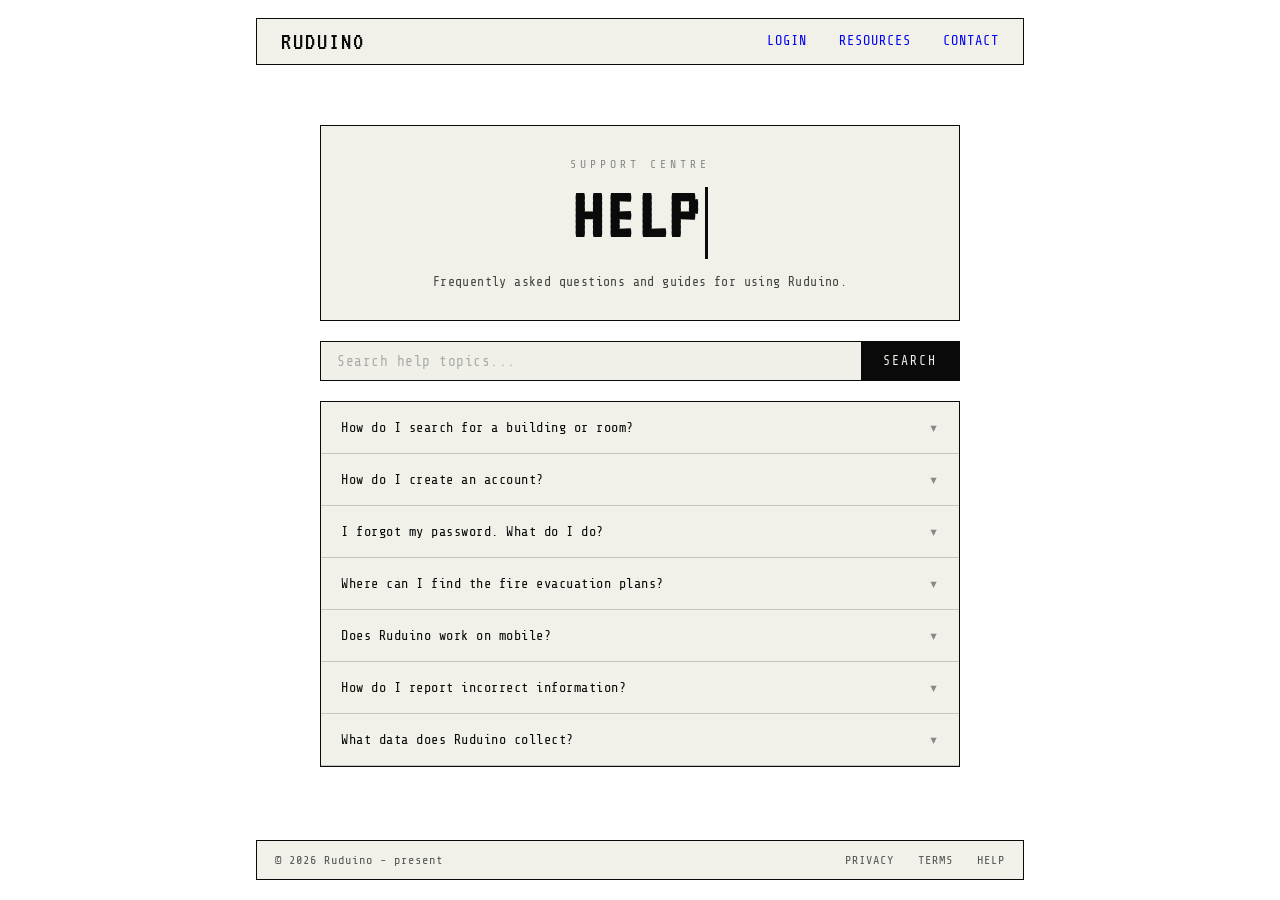
<file: src/help.html>
<!DOCTYPE html>
<html lang="en">
<head>
    <title>Ruduino — Help</title>
    <link rel="stylesheet" href="styles.css">
    <link rel="stylesheet" href="help.css">
    <link rel="shortcut icon" href="https://raw.githubusercontent.com/Hakuriyuo/Ruduino/refs/heads/main/assets/derp.ico" type="image/x-icon">
    <meta name="viewport" content="width=device-width, initial-scale=1.0">
    <script src="help.js" defer></script>
</head>
<body>
    <div class="container">
        <nav class="nav-bar">
            <a class="nav-logo" href="index.html">RUDUINO</a>
            <ul class="nav-list">
                <li class="nav-item"><a href="login.html">Login</a></li>
                <li class="nav-item"><a href="resources.html">Resources</a></li>
                <li class="nav-item"><a href="contact.html">Contact</a></li>
            </ul>
        </nav>
    </div>
    <section class="help-section">
        <div class="help-header">
            <p class="help-eyebrow">Support Centre</p>
            <h1 class="help-title">HELP<span class="cursor"></span></h1>
            <p class="help-sub">Frequently asked questions and guides for using Ruduino.</p>
        </div>
        <div class="help-search-wrap">
            <input class="search-input" type="text" id="helpSearch" placeholder="Search help topics..."
                oninput="filterFAQ()">
            <button class="search-btn">Search</button>
        </div>
        <div class="faq-wrap" id="faqWrap">
            <div class="faq-group" data-tags="navigation search find building">
                <button class="faq-q" onclick="toggleFAQ(this)">
                    <span>How do I search for a building or room?</span>
                    <span class="faq-chevron">▾</span>
                </button>
                <div class="faq-a">
                    Type the name of a building, block, lecture hall, or facility into the search bar on the home page.
                    Results will show the location and relevant details. You can also use the quick-link buttons
                    (Lecture Halls, Labs, Library…) to browse by category.
                </div>
            </div>
            <div class="faq-group" data-tags="account login register password">
                <button class="faq-q" onclick="toggleFAQ(this)">
                    <span>How do I create an account?</span>
                    <span class="faq-chevron">▾</span>
                </button>
                <div class="faq-a">
                    Go to the <a href="login.html">Login</a> page and click <strong>Register here</strong>. Fill in your
                    campus email, username, and a password (minimum 8 characters). Once submitted, your account will be
                    created immediately.
                </div>
            </div>
            <div class="faq-group" data-tags="password reset forgot login">
                <button class="faq-q" onclick="toggleFAQ(this)">
                    <span>I forgot my password. What do I do?</span>
                    <span class="faq-chevron">▾</span>
                </button>
                <div class="faq-a">
                    Contact the IT Helpdesk at <strong>helpdesk@campus.edu</strong> with your campus ID and registered
                    email. They will issue a password reset within one business day.
                </div>
            </div>
            <div class="faq-group" data-tags="evacuation fire plan floor level resources">
                <button class="faq-q" onclick="toggleFAQ(this)">
                    <span>Where can I find the fire evacuation plans?</span>
                    <span class="faq-chevron">▾</span>
                </button>
                <div class="faq-a">
                    Visit the <a href="resources.html">Resources</a> page. Plans are available for Levels 2–6. Click any
                    floor card to view the full plan, or use the Download button to save it. You can also filter by
                    floor using the buttons above the grid.
                </div>
            </div>
            <div class="faq-group" data-tags="map offline mobile phone">
                <button class="faq-q" onclick="toggleFAQ(this)">
                    <span>Does Ruduino work on mobile?</span>
                    <span class="faq-chevron">▾</span>
                </button>
                <div class="faq-a">
                    Yes. Ruduino is fully responsive and works on all modern smartphones and tablets. Simply open it in
                    your browser — no app install required.
                </div>
            </div>
            <div class="faq-group" data-tags="report wrong information error update">
                <button class="faq-q" onclick="toggleFAQ(this)">
                    <span>How do I report incorrect information?</span>
                    <span class="faq-chevron">▾</span>
                </button>
                <div class="faq-a">
                    Use the <a href="contact.html">Contact</a> form and select <strong>Campus Navigation Issue</strong>
                    as the subject. Describe what is incorrect and we will review it promptly.
                </div>
            </div>
            <div class="faq-group" data-tags="data privacy personal information stored">
                <button class="faq-q" onclick="toggleFAQ(this)">
                    <span>What data does Ruduino collect?</span>
                    <span class="faq-chevron">▾</span>
                </button>
                <div class="faq-a">
                    We only collect the information you provide when registering (email, username) and basic usage
                    analytics. We never sell your data. Read our full <a href="privacy.html">Privacy Policy</a> for
                    details.
                </div>
            </div>
            <div class="faq-no-results" id="faqNoResults" style="display:none;">
                No results found. Try a different keyword or <a href="contact.html">contact us</a>.
            </div>
        </div>
    </section>
    <div class="footer">
        <div class="footer-inner">
            <span>© 2026 Ruduino - present</span>
            <div class="footer-links">
                <span onclick="location.href='privacy.html'">Privacy</span>
                <span onclick="location.href='terms.html'">Terms</span>
                <span onclick="location.href='help.html'">Help</span>
            </div>
        </div>
    </div>
</body>
</html>
</file>
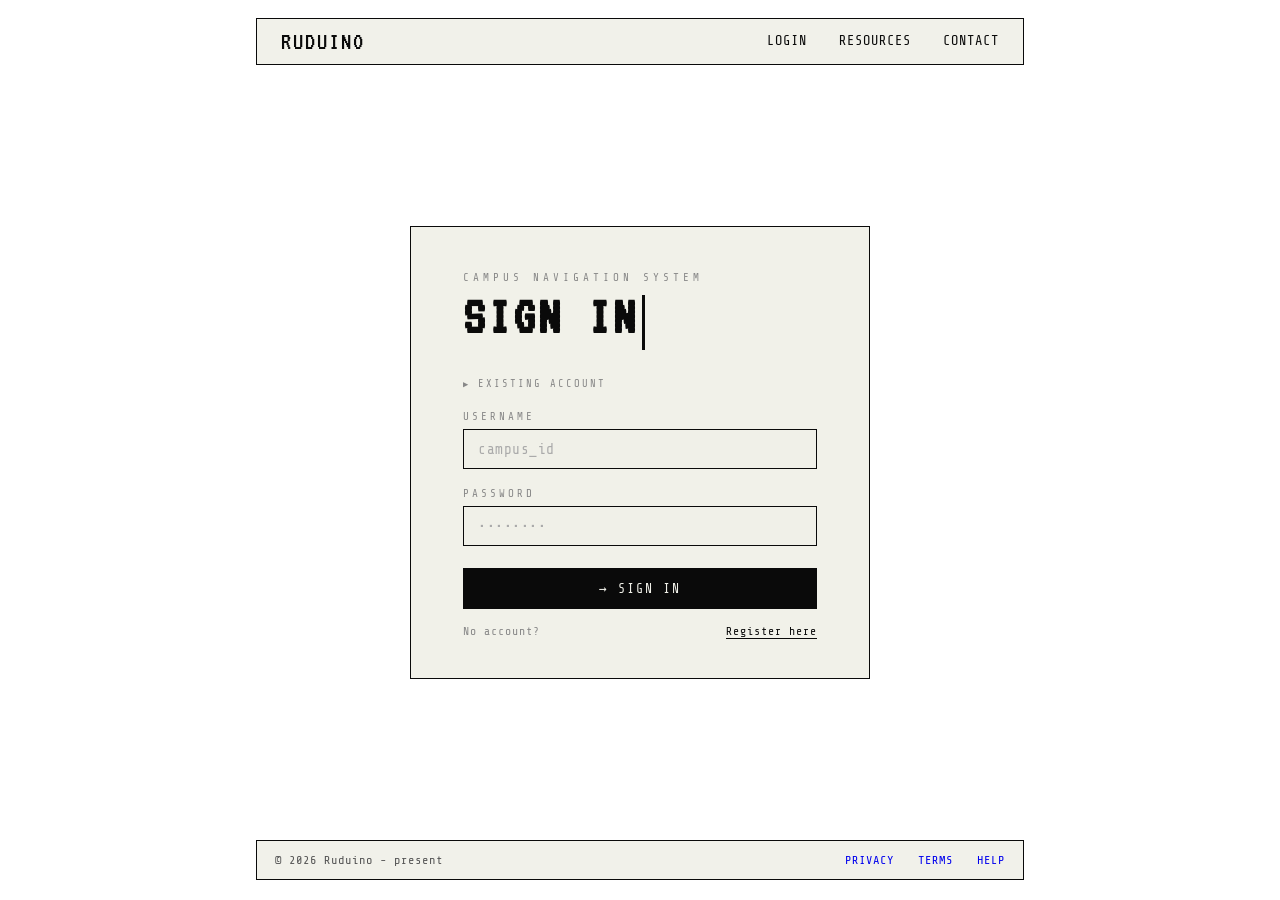
<file: src/login.html>
<!DOCTYPE html>
<html lang="en">
<head>
    <title>Ruduino — Login</title>
    <link rel="stylesheet" href="styles.css">
    <link rel="shortcut icon" href="https://raw.githubusercontent.com/Hakuriyuo/Ruduino/refs/heads/main/assets/derp.ico"
        type="image/x-icon">
    <meta name="viewport" content="width=device-width, initial-scale=1.0">
    <script src ="login.js"></script>
</head>
<body>
    <div class="container">
        <nav class="nav-bar">
            <a class="nav-logo" href="index.html">RUDUINO</a>
            <ul class="nav-list">
                <li class="nav-item active"><a href="login.html" style="color:inherit;text-decoration:none;">Login</a>
                </li>
                <li class="nav-item"><a href="resources.html" style="color:inherit;text-decoration:none;">Resources</a>
                </li>
                <li class="nav-item"><a href="contact.html" style="color:inherit;text-decoration:none;">Contact</a></li>
            </ul>
        </nav>
    </div>
    <section class="login-section">
        <div class="login-box">
            <p class="login-eyebrow">Campus Navigation System</p>
            <h1 class="login-title" id="formTitle">SIGN IN<span class="cursor"></span></h1>
            <p class="mode-indicator" id="modeIndicator">Existing account</p>
            <div class="form-alert" id="formAlert"></div>
            <form method="POST" action="login_handler.php" id="authForm" novalidate>
                <input type="hidden" name="mode" id="modeInput" value="login">
                <div id="register-fields">
                    <div class="form-group">
                        <label class="form-label" for="email">Email Address</label>
                        <input class="form-input" type="email" name="email" id="email" placeholder="you@campus.edu"
                            autocomplete="email">
                    </div>
                    <hr class="divider">
                </div>
                <div class="form-group">
                    <label class="form-label" for="username">Username</label>
                    <input class="form-input" type="text" name="username" id="username" placeholder="campus_id"
                        autocomplete="username" required>
                </div>
                <div class="form-group">
                    <label class="form-label" for="password">Password</label>
                    <input class="form-input" type="password" name="password" id="password" placeholder="••••••••"
                        autocomplete="current-password" required>
                </div>
                <div id="confirm-field" style="display:none;">
                    <div class="form-group">
                        <label class="form-label" for="confirm_password">Confirm Password</label>
                        <input class="form-input" type="password" name="confirm_password" id="confirm_password"
                            placeholder="••••••••" autocomplete="new-password">
                    </div>
                </div>

                <button class="submit-btn" type="submit" id="submitBtn">→ Sign In</button>

                <div class="toggle-row">
                    <span id="toggleHint">No account?</span>
                    <span class="toggle-link" id="toggleBtn" onclick="toggleMode()">Register here</span>
                </div>
            </form>
        </div>
    </section>
        <div class="footer">
        <div class="footer-inner">
            <span>© 2026 Ruduino - present</span>
            <div class="footer-links">
                <span><a href="privacy.html">Privacy</a></span>
                <span><a href="terms.html">Terms</a></span>
                <span><a href="help.html">Help</a></span>
            </div>
        </div>
    </div>
</body>
</html>
</file>
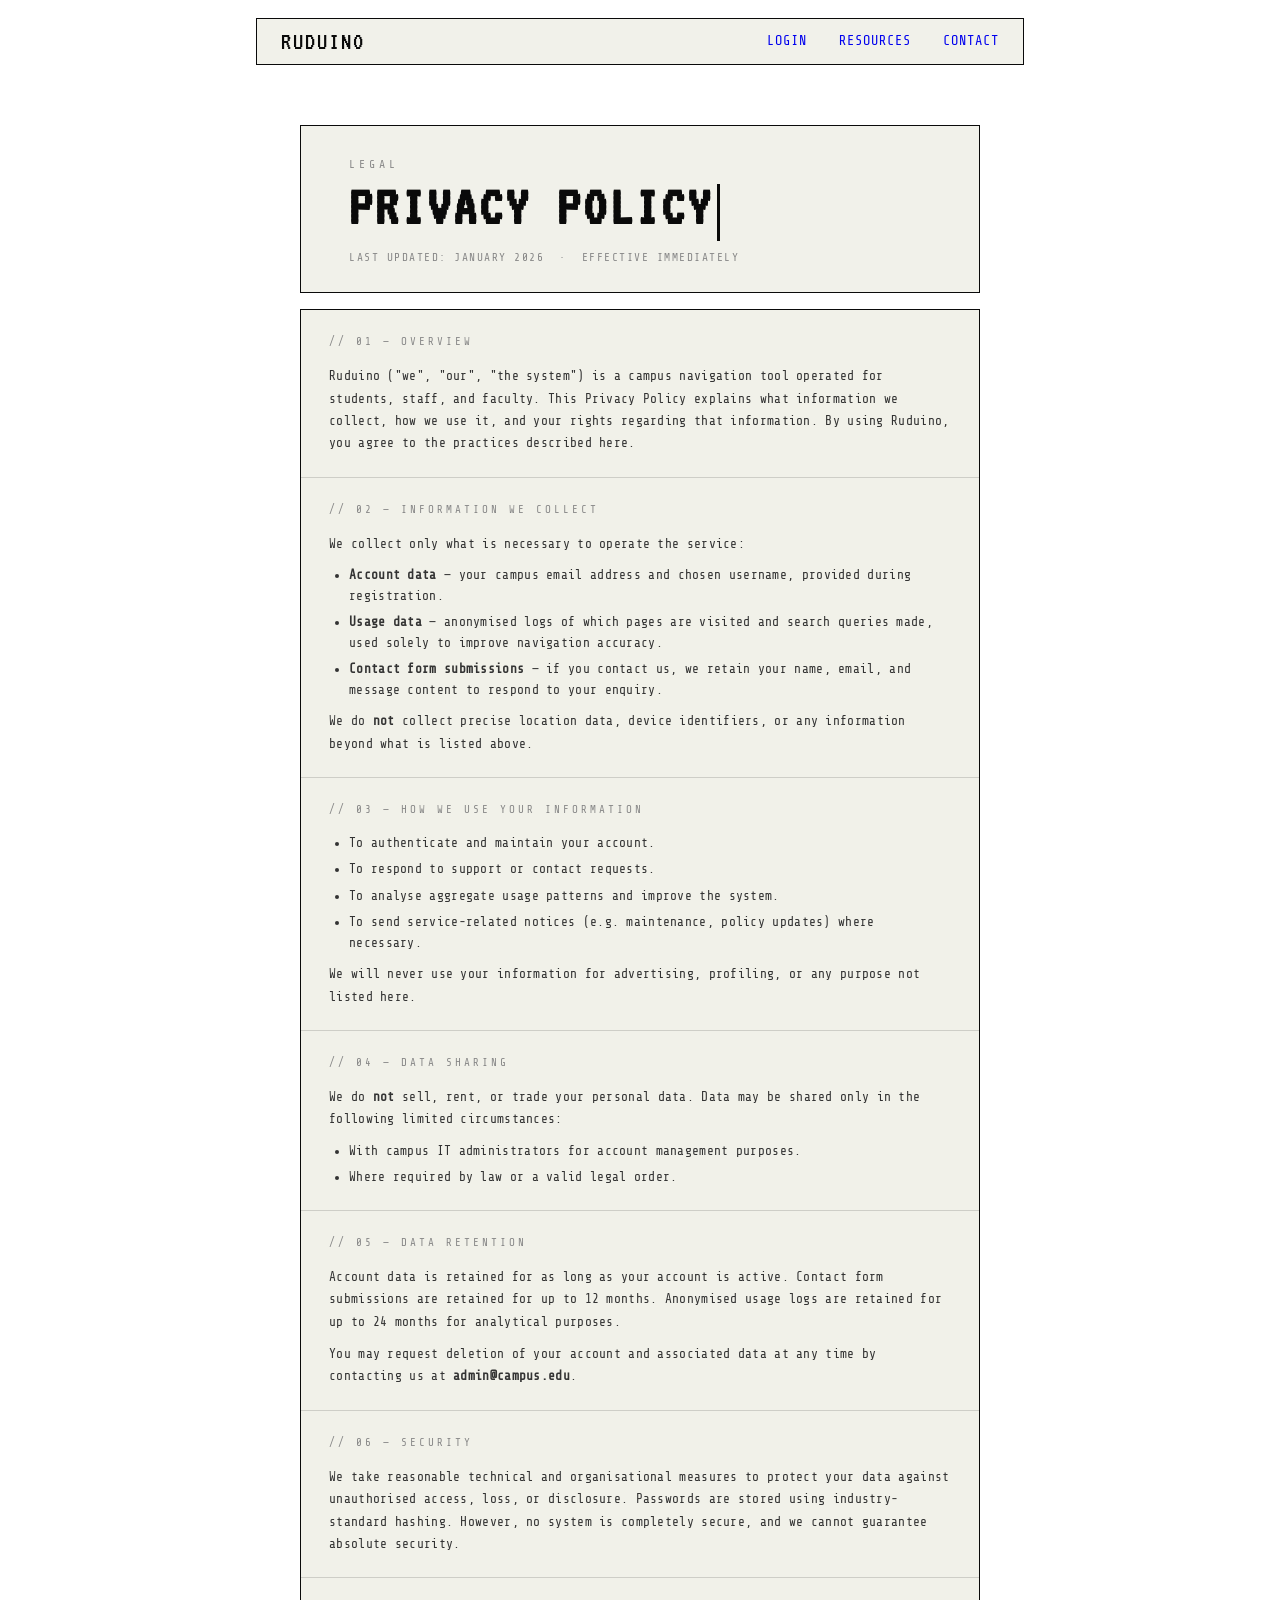
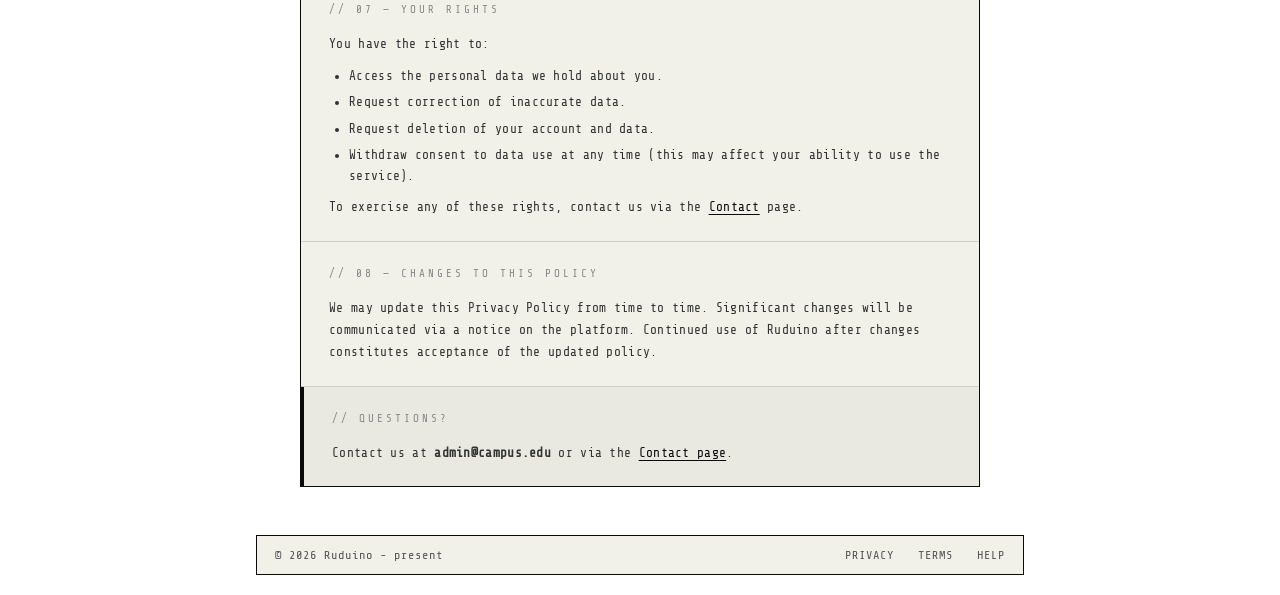
<file: src/privacy.html>
<!DOCTYPE html>
<html lang="en">
<head>
    <title>Ruduino — Privacy Policy</title>
    <link rel="stylesheet" href="styles.css">
    <link rel="stylesheet" href="privacy.css">
    <link rel="shortcut icon" href="https://raw.githubusercontent.com/Hakuriyuo/Ruduino/refs/heads/main/assets/derp.ico" type="image/x-icon">
    <meta name="viewport" content="width=device-width, initial-scale=1.0">
</head>
<body>
    <div class="container">
        <nav class="nav-bar">
            <a class="nav-logo" href="index.html">RUDUINO</a>
            <ul class="nav-list">
                <li class="nav-item"><a href="login.html">Login</a></li>
                <li class="nav-item"><a href="resources.html">Resources</a></li>
                <li class="nav-item"><a href="contact.html">Contact</a></li>
            </ul>
        </nav>
    </div>
    <section class="policy-section">
        <div class="policy-header">
            <p class="policy-eyebrow">Legal</p>
            <h1 class="policy-title">PRIVACY POLICY<span class="cursor"></span></h1>
            <p class="policy-meta">Last updated: January 2026 &nbsp;·&nbsp; Effective immediately</p>
        </div>
        <div class="policy-body">
            <div class="policy-block">
                <p class="policy-section-label">// 01 — Overview</p>
                <p>Ruduino ("we", "our", "the system") is a campus navigation tool operated for students, staff, and
                    faculty. This Privacy Policy explains what information we collect, how we use it, and your rights
                    regarding that information. By using Ruduino, you agree to the practices described here.</p>
            </div>
            <div class="policy-block">
                <p class="policy-section-label">// 02 — Information We Collect</p>
                <p>We collect only what is necessary to operate the service:</p>
                <ul class="policy-list">
                    <li><strong>Account data</strong> — your campus email address and chosen username, provided during
                        registration.</li>
                    <li><strong>Usage data</strong> — anonymised logs of which pages are visited and search queries
                        made, used solely to improve navigation accuracy.</li>
                    <li><strong>Contact form submissions</strong> — if you contact us, we retain your name, email, and
                        message content to respond to your enquiry.</li>
                </ul>
                <p>We do <strong>not</strong> collect precise location data, device identifiers, or any information
                    beyond what is listed above.</p>
            </div>
            <div class="policy-block">
                <p class="policy-section-label">// 03 — How We Use Your Information</p>
                <ul class="policy-list">
                    <li>To authenticate and maintain your account.</li>
                    <li>To respond to support or contact requests.</li>
                    <li>To analyse aggregate usage patterns and improve the system.</li>
                    <li>To send service-related notices (e.g. maintenance, policy updates) where necessary.</li>
                </ul>
                <p>We will never use your information for advertising, profiling, or any purpose not listed here.</p>
            </div>
            <div class="policy-block">
                <p class="policy-section-label">// 04 — Data Sharing</p>
                <p>We do <strong>not</strong> sell, rent, or trade your personal data. Data may be shared only in the
                    following limited circumstances:</p>
                <ul class="policy-list">
                    <li>With campus IT administrators for account management purposes.</li>
                    <li>Where required by law or a valid legal order.</li>
                </ul>
            </div>
            <div class="policy-block">
                <p class="policy-section-label">// 05 — Data Retention</p>
                <p>Account data is retained for as long as your account is active. Contact form submissions are retained
                    for up to 12 months. Anonymised usage logs are retained for up to 24 months for analytical purposes.
                </p>
                <p>You may request deletion of your account and associated data at any time by contacting us at
                    <strong>admin@campus.edu</strong>.</p>
            </div>
            <div class="policy-block">
                <p class="policy-section-label">// 06 — Security</p>
                <p>We take reasonable technical and organisational measures to protect your data against unauthorised
                    access, loss, or disclosure. Passwords are stored using industry-standard hashing. However, no
                    system is completely secure, and we cannot guarantee absolute security.</p>
            </div>
            <div class="policy-block">
                <p class="policy-section-label">// 07 — Your Rights</p>
                <p>You have the right to:</p>
                <ul class="policy-list">
                    <li>Access the personal data we hold about you.</li>
                    <li>Request correction of inaccurate data.</li>
                    <li>Request deletion of your account and data.</li>
                    <li>Withdraw consent to data use at any time (this may affect your ability to use the service).</li>
                </ul>
                <p>To exercise any of these rights, contact us via the <a href="contact.html">Contact</a> page.</p>
            </div>
            <div class="policy-block">
                <p class="policy-section-label">// 08 — Changes to This Policy</p>
                <p>We may update this Privacy Policy from time to time. Significant changes will be communicated via a
                    notice on the platform. Continued use of Ruduino after changes constitutes acceptance of the updated
                    policy.</p>
            </div>
            <div class="policy-block policy-contact-note">
                <p class="policy-section-label">// Questions?</p>
                <p>Contact us at <strong>admin@campus.edu</strong> or via the <a href="contact.html">Contact page</a>.
                </p>
            </div>
        </div>
    </section>
    <div class="footer">
        <div class="footer-inner">
            <span>© 2026 Ruduino - present</span>
            <div class="footer-links">
                <span onclick="location.href='privacy.html'">Privacy</span>
                <span onclick="location.href='terms.html'">Terms</span>
                <span onclick="location.href='help.html'">Help</span>
            </div>
        </div>
    </div>
</body>
</html>
</file>
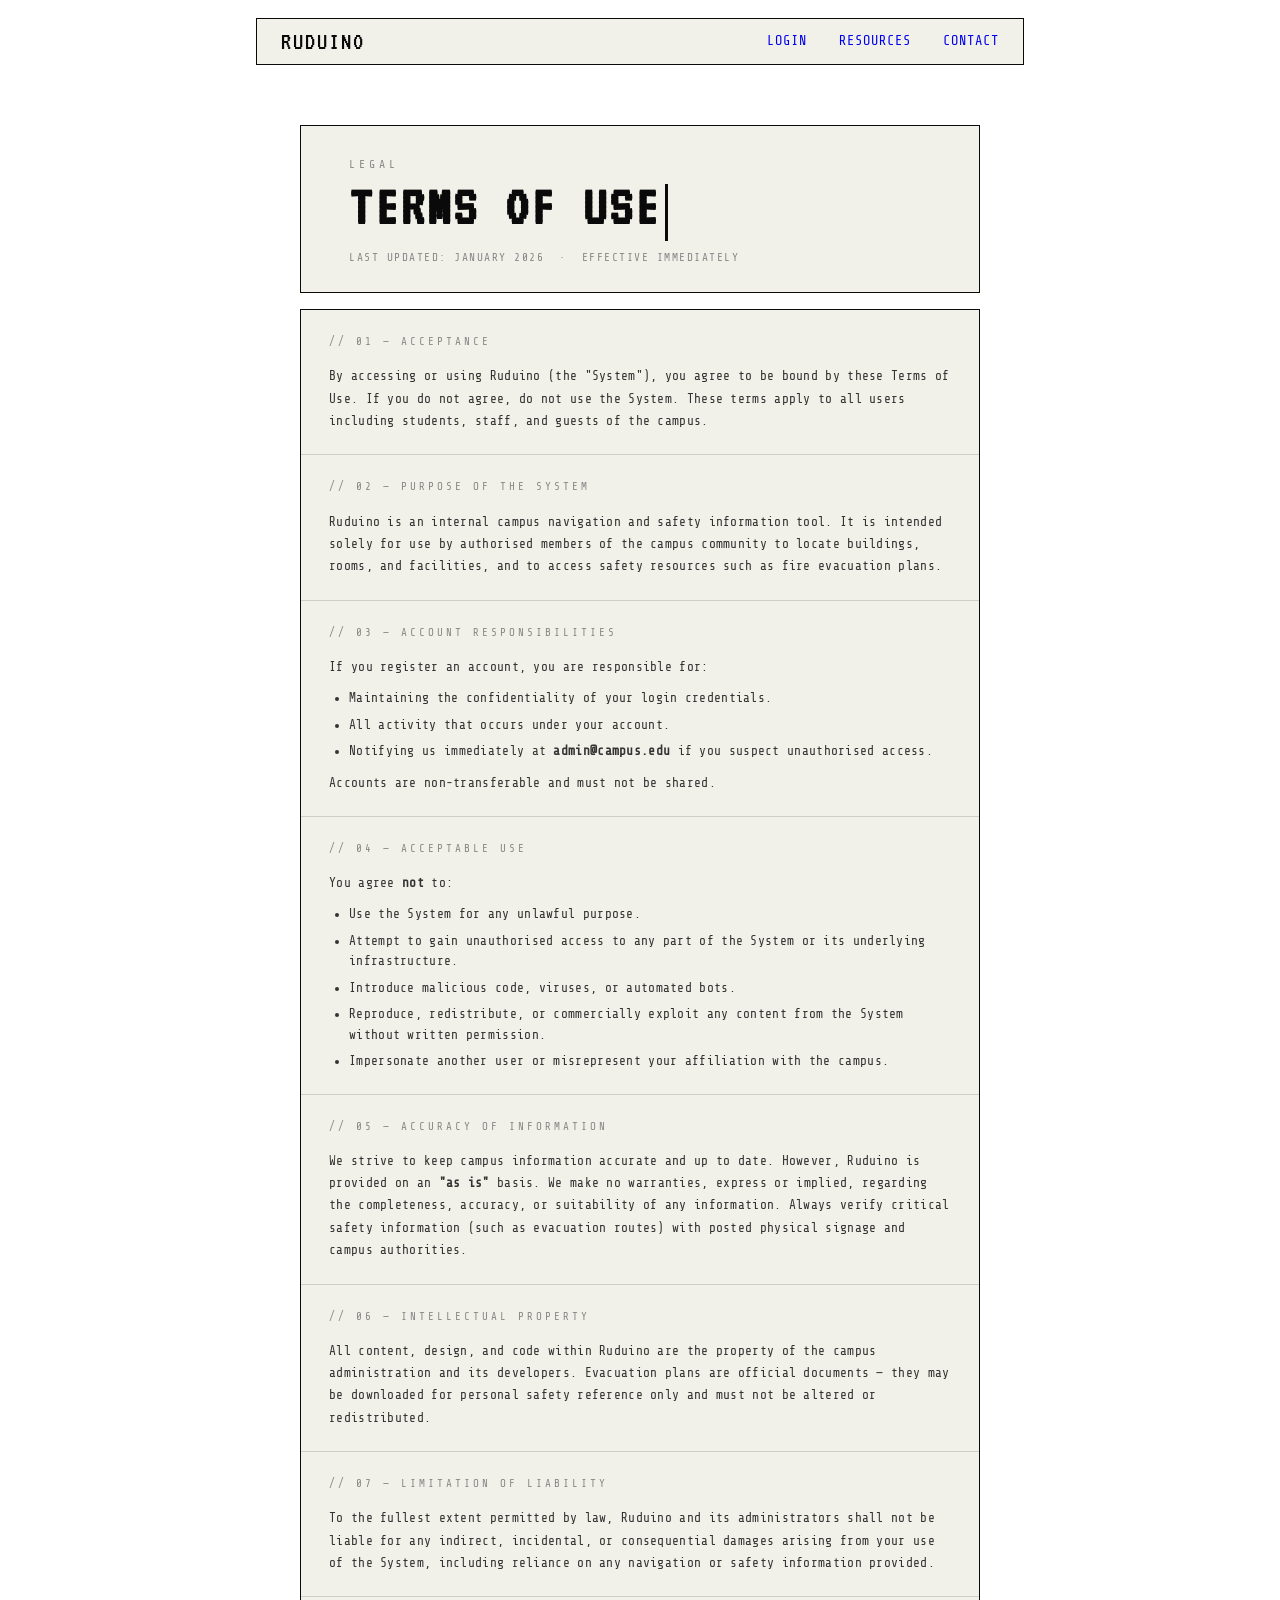
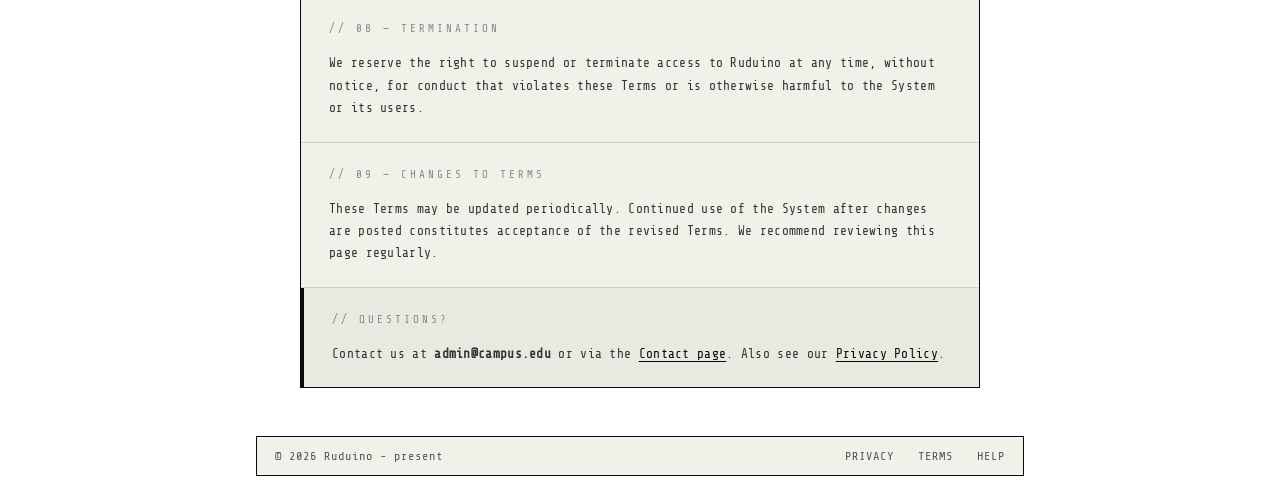
<file: src/terms.html>
<!DOCTYPE html>
<html lang="en">
<head>
    <title>Ruduino — Terms of Use</title>
    <link rel="stylesheet" href="styles.css">
    <link rel="stylesheet" href="terms.css">
    <link rel="shortcut icon" href="https://raw.githubusercontent.com/Hakuriyuo/Ruduino/refs/heads/main/assets/derp.ico" type="image/x-icon">
    <meta name="viewport" content="width=device-width, initial-scale=1.0">
</head>
<body>
    <div class="container">
        <nav class="nav-bar">
            <a class="nav-logo" href="index.html">RUDUINO</a>
            <ul class="nav-list">
                <li class="nav-item"><a href="login.html">Login</a></li>
                <li class="nav-item"><a href="resources.html">Resources</a></li>
                <li class="nav-item"><a href="contact.html">Contact</a></li>
            </ul>
        </nav>
    </div>
    <section class="terms-section">
        <div class="terms-header">
            <p class="terms-eyebrow">Legal</p>
            <h1 class="terms-title">TERMS OF USE<span class="cursor"></span></h1>
            <p class="terms-meta">Last updated: January 2026 &nbsp;·&nbsp; Effective immediately</p>
        </div>
        <div class="terms-body">
            <div class="terms-block">
                <p class="terms-section-label">// 01 — Acceptance</p>
                <p>By accessing or using Ruduino (the "System"), you agree to be bound by these Terms of Use. If you do
                    not agree, do not use the System. These terms apply to all users including students, staff, and
                    guests of the campus.</p>
            </div>
            <div class="terms-block">
                <p class="terms-section-label">// 02 — Purpose of the System</p>
                <p>Ruduino is an internal campus navigation and safety information tool. It is intended solely for use
                    by authorised members of the campus community to locate buildings, rooms, and facilities, and to
                    access safety resources such as fire evacuation plans.</p>
            </div>
            <div class="terms-block">
                <p class="terms-section-label">// 03 — Account Responsibilities</p>
                <p>If you register an account, you are responsible for:</p>
                <ul class="terms-list">
                    <li>Maintaining the confidentiality of your login credentials.</li>
                    <li>All activity that occurs under your account.</li>
                    <li>Notifying us immediately at <strong>admin@campus.edu</strong> if you suspect unauthorised
                        access.</li>
                </ul>
                <p>Accounts are non-transferable and must not be shared.</p>
            </div>
            <div class="terms-block">
                <p class="terms-section-label">// 04 — Acceptable Use</p>
                <p>You agree <strong>not</strong> to:</p>
                <ul class="terms-list">
                    <li>Use the System for any unlawful purpose.</li>
                    <li>Attempt to gain unauthorised access to any part of the System or its underlying infrastructure.
                    </li>
                    <li>Introduce malicious code, viruses, or automated bots.</li>
                    <li>Reproduce, redistribute, or commercially exploit any content from the System without written
                        permission.</li>
                    <li>Impersonate another user or misrepresent your affiliation with the campus.</li>
                </ul>
            </div>
            <div class="terms-block">
                <p class="terms-section-label">// 05 — Accuracy of Information</p>
                <p>We strive to keep campus information accurate and up to date. However, Ruduino is provided on an
                    <strong>"as is"</strong> basis. We make no warranties, express or implied, regarding the
                    completeness, accuracy, or suitability of any information. Always verify critical safety information
                    (such as evacuation routes) with posted physical signage and campus authorities.</p>
            </div>
            <div class="terms-block">
                <p class="terms-section-label">// 06 — Intellectual Property</p>
                <p>All content, design, and code within Ruduino are the property of the campus administration and its
                    developers. Evacuation plans are official documents — they may be downloaded for personal safety
                    reference only and must not be altered or redistributed.</p>
            </div>
            <div class="terms-block">
                <p class="terms-section-label">// 07 — Limitation of Liability</p>
                <p>To the fullest extent permitted by law, Ruduino and its administrators shall not be liable for any
                    indirect, incidental, or consequential damages arising from your use of the System, including
                    reliance on any navigation or safety information provided.</p>
            </div>
            <div class="terms-block">
                <p class="terms-section-label">// 08 — Termination</p>
                <p>We reserve the right to suspend or terminate access to Ruduino at any time, without notice, for
                    conduct that violates these Terms or is otherwise harmful to the System or its users.</p>
            </div>
            <div class="terms-block">
                <p class="terms-section-label">// 09 — Changes to Terms</p>
                <p>These Terms may be updated periodically. Continued use of the System after changes are posted
                    constitutes acceptance of the revised Terms. We recommend reviewing this page regularly.</p>
            </div>
            <div class="terms-block terms-contact-note">
                <p class="terms-section-label">// Questions?</p>
                <p>Contact us at <strong>admin@campus.edu</strong> or via the <a href="contact.html">Contact page</a>.
                    Also see our <a href="privacy.html">Privacy Policy</a>.</p>
            </div>
        </div>
    </section>
    <div class="footer">
        <div class="footer-inner">
            <span>© 2026 Ruduino - present</span>
            <div class="footer-links">
                <span onclick="location.href='privacy.html'">Privacy</span>
                <span onclick="location.href='terms.html'">Terms</span>
                <span onclick="location.href='help.html'">Help</span>
            </div>
        </div>
    </div>
</body>
</html>
</file>
<file: css/styles.css>
@import url('https://fonts.googleapis.com/css2?family=Share+Tech+Mono&family=VT323&display=swap');

*, *::before, *::after 
{
    box-sizing: border-box;
    margin: 0;
    padding: 0;
}

:root 
{
    --black: #0a0a0a;
    --white: #f0f0e8;
    --gray: #888;
    --border: 1px solid #0a0a0a;
}

body 
{
    font-family: 'Share Tech Mono', 'Courier New', monospace;
    background-image: url("https://raw.githubusercontent.com/Hakuriyuo/Ruduino/main/assets/fixed_bg.gif");
    background-position: center;
    color: var(--black);
    min-height: 100vh;
    display: flex;
    flex-direction: column;
}


.container 
{
    display: flex;
    justify-content: center;
    padding: 18px 0 0;
}

.nav-bar 
{
    display: flex;
    align-items: center;
    justify-content: space-between;
    border: 0.1em solid var(--black);
    width: 60%;
    padding: 10px 1.5em;
    background: rgba(240, 240, 232, 0.88);
    backdrop-filter: blur(2px);
}

a 
{
  text-decoration: none;
}

.nav-logo 
{
    font-family: 'VT323', monospace;
    font-size: 1.6rem;
    letter-spacing: 2px;
    color: var(--black);
    text-decoration: none;
}

.nav-list 
{
    display: flex;
    gap: 32px;
    list-style: none;
}

.nav-item 
{
    display: inline-block;
    font-size: 0.85rem;
    letter-spacing: 1px;
    text-transform: uppercase;
    cursor: pointer;
    position: relative;
    padding-bottom: 2px;
}


.nav-item::after 
{
    content: '';
    position: absolute;
    bottom: 0; left: 0;
    width: 0; height: 1px;
    background: var(--black);
    transition: width 0.2s ease;
}

.nav-item:hover::after 
{ 
    width: 100%; 
}

.text-logo
{
    width: 3%;
}

.hero 
{
    flex: 1;
    display: flex;
    flex-direction: column;
    align-items: center;
    justify-content: center;
    padding: 80px 20px 60px;
    text-align: center;
}

.hero-box 
{
    background: rgba(240, 240, 232, 0.90);
    border: 1px solid var(--black);
    padding: 52px 60px 44px;
    max-width: 640px;
    width: 100%;
    backdrop-filter: blur(3px);
    animation: fadeUp 0.6s ease both;
}

@keyframes fadeUp 
{
    from { opacity: 0; transform: translateY(20px); }
    to   { opacity: 1; transform: translateY(0); }
}

.hero-eyebrow 
{
    font-size: 0.72rem;
    letter-spacing: 4px;
    text-transform: uppercase;
    color: var(--gray);
    margin-bottom: 12px;
}

.hero-title 
{
    font-family: 'VT323', monospace;
    font-size: 5rem;
    line-height: 1;
    margin-bottom: 14px;
    letter-spacing: 3px;
}

.hero-sub 
{
    font-size: 0.88rem;
    color: #444;
    margin-bottom: 36px;
    line-height: 1.6;
    letter-spacing: 0.5px;
}

.search-wrap 
{
    display: flex;
    border: 1px solid var(--black);
    overflow: hidden;
}

.search-input 
{
    flex: 1;
    font-family: 'Share Tech Mono', monospace;
    font-size: 0.9rem;
    padding: 11px 16px;
    border: none;
    outline: none;
    background: var(--white);
    color: var(--black);
    letter-spacing: 0.5px;
}

.search-input::placeholder 
{ 
    color: #aaa; 
}

.search-btn 
{
    font-family: 'Share Tech Mono', monospace;
    font-size: 0.82rem;
    letter-spacing: 2px;
    text-transform: uppercase;
    background: var(--black);
    color: var(--white);
    border: none;
    padding: 11px 22px;
    cursor: pointer;
    transition: background 0.2s;
}

.search-btn:hover 
{ 
    background: #333; 
}

/* ── QUICK LINKS ── */
.quick-links 
{
    display: flex;
    justify-content: center;
    gap: 16px;
    padding: 28px 20px 0;
    flex-wrap: wrap;
    animation: fadeUp 0.7s 0.15s ease both;
}

.ql-btn 
{
    font-family: 'Share Tech Mono', monospace;
    font-size: 0.78rem;
    letter-spacing: 1.5px;
    text-transform: uppercase;
    padding: 8px 18px;
    background: rgba(240, 240, 232, 0.85);
    border: 1px solid var(--black);
    cursor: pointer;
    transition: background 0.18s, color 0.18s;
    backdrop-filter: blur(2px);
}

.ql-btn:hover 
{
    background: var(--black);
    color: var(--white);
}

/* ── FOOTER ── */
.footer 
{
    display: flex;
    justify-content: center;
    padding: 0 0 20px;
}

.footer-inner 
{
    width: 60%;
    border: 1px solid var(--black);
    background: rgba(240, 240, 232, 0.88);
    backdrop-filter: blur(2px);
    display: flex;
    justify-content: space-between;
    align-items: center;
    padding: 12px 1.5em;
    font-size: 0.75rem;
    letter-spacing: 1px;
    color: #555;
}

.footer-links 
{
    display: flex;
    gap: 24px;
}

.footer-links span 
{
    cursor: pointer;
    text-transform: uppercase;
    letter-spacing: 1px;
}

.footer-links span:hover 
{ 
    color: var(--black); 
}

/* ── BLINKING CURSOR ── */
.cursor 
{
    display: inline-block;
    width: 3px;
    height: 1em;
    background: var(--black);
    margin-left: 4px;
    vertical-align: middle;
    animation: blink 1s step-end infinite;
}

@keyframes blink {
    50% { opacity: 0; }
}

.login-section 
{
    flex: 1;
    display: flex;
    flex-direction: column;
    align-items: center;
    justify-content: center;
    padding: 60px 20px 60px;
}

.login-box 
{
    background: rgba(240, 240, 232, 0.92);
    border: 1px solid var(--black);
    padding: 44px 52px 40px;
    max-width: 460px;
    width: 100%;
    backdrop-filter: blur(3px);
    animation: fadeUp 0.55s ease both;
}

.login-eyebrow 
{
    font-size: 0.68rem;
    letter-spacing: 4px;
    text-transform: uppercase;
    color: var(--gray);
    margin-bottom: 6px;
}

.login-title 
{
    font-family: 'VT323', monospace;
    font-size: 3.4rem;
    line-height: 1;
    letter-spacing: 3px;
    margin-bottom: 28px;
}

.form-group 
{
    display: flex;
    flex-direction: column;
    gap: 6px;
    margin-bottom: 18px;
}

.form-label 
{
    font-size: 0.68rem;
    letter-spacing: 3px;
    text-transform: uppercase;
    color: var(--gray);
}

.form-input 
{
    font-family: 'Share Tech Mono', monospace;
    font-size: 0.9rem;
    padding: 11px 14px;
    border: 1px solid var(--black);
    background: var(--white);
    color: var(--black);
    outline: none;
    letter-spacing: 0.5px;
    transition: border-color 0.2s, background 0.2s;
    width: 100%;
}

.form-input:focus 
{
    background: #fff;
    border-color: #555;
}

.form-input::placeholder 
{
    color: #aaa;
}

.form-input.error-field 
{
    border-color: #c0392b;
}

.divider 
{
    border: none;
    border-top: 1px solid #ccc;
    margin: 6px 0 22px;
}

.submit-btn 
{
    font-family: 'Share Tech Mono', monospace;
    font-size: 0.82rem;
    letter-spacing: 2px;
    text-transform: uppercase;
    background: var(--black);
    color: var(--white);
    border: none;
    padding: 13px 0;
    width: 100%;
    cursor: pointer;
    transition: background 0.2s;
    margin-top: 4px;
}

.submit-btn:hover 
{
    background: #333;
}

.toggle-row 
{
    display: flex;
    justify-content: space-between;
    align-items: center;
    margin-top: 16px;
    font-size: 0.72rem;
    letter-spacing: 1px;
    color: var(--gray);
}

.toggle-link 
{
    cursor: pointer;
    text-decoration: underline;
    text-underline-offset: 3px;
    color: var(--black);
}

.toggle-link:hover 
{
    color: #555;
}

.form-alert 
{
    display: none;
    padding: 10px 14px;
    border: 1px solid;
    font-size: 0.75rem;
    letter-spacing: 1.5px;
    text-transform: uppercase;
    margin-bottom: 18px;
}

.form-alert.error 
{
    display: block;
    background: #c0392b;
    border-color: #922b21;
    color: var(--white);
}

.form-alert.success 
{
    display: block;
    background: #1e8449;
    border-color: #145a32;
    color: var(--white);
}

#register-fields 
{
    display: none;
}

.mode-indicator 
{
    font-size: 0.65rem;
    letter-spacing: 2px;
    text-transform: uppercase;
    color: var(--gray);
    margin-bottom: 20px;
    display: flex;
    gap: 8px;
    align-items: center;
}

.mode-indicator::before 
{
    content: '▶';
    font-size: 0.55rem;
}

@media (max-width: 520px) 
{
    .login-box {
        padding: 32px 22px 28px;
    }
}
</file>
<file: src/styles.css>
@import url('https://fonts.googleapis.com/css2?family=Share+Tech+Mono&family=VT323&display=swap');

*, *::before, *::after 
{
    box-sizing: border-box;
    margin: 0;
    padding: 0;
}

:root 
{
    --black: #0a0a0a;
    --white: #f0f0e8;
    --gray: #888;
    --border: 1px solid #0a0a0a;
}

body 
{
    font-family: 'Share Tech Mono', 'Courier New', monospace;
    background-image: url("https://raw.githubusercontent.com/Hakuriyuo/Ruduino/main/assets/fixed_bg.gif");
    background-position: center;
    color: var(--black);
    min-height: 100vh;
    display: flex;
    flex-direction: column;
}


.container 
{
    display: flex;
    justify-content: center;
    padding: 18px 0 0;
}

.nav-bar 
{
    display: flex;
    align-items: center;
    justify-content: space-between;
    border: 0.1em solid var(--black);
    width: 60%;
    padding: 10px 1.5em;
    background: rgba(240, 240, 232, 0.88);
    backdrop-filter: blur(2px);
}

a 
{
  text-decoration: none;
}

.nav-logo 
{
    font-family: 'VT323', monospace;
    font-size: 1.6rem;
    letter-spacing: 2px;
    color: var(--black);
    text-decoration: none;
}

.nav-list 
{
    display: flex;
    gap: 32px;
    list-style: none;
}

.nav-item 
{
    display: inline-block;
    font-size: 0.85rem;
    letter-spacing: 1px;
    text-transform: uppercase;
    cursor: pointer;
    position: relative;
    padding-bottom: 2px;
}


.nav-item::after 
{
    content: '';
    position: absolute;
    bottom: 0; left: 0;
    width: 0; height: 1px;
    background: var(--black);
    transition: width 0.2s ease;
}

.nav-item:hover::after 
{ 
    width: 100%; 
}

.text-logo
{
    width: 3%;
}

.hero 
{
    flex: 1;
    display: flex;
    flex-direction: column;
    align-items: center;
    justify-content: center;
    padding: 80px 20px 60px;
    text-align: center;
}

.hero-box 
{
    background: rgba(240, 240, 232, 0.90);
    border: 1px solid var(--black);
    padding: 52px 60px 44px;
    max-width: 640px;
    width: 100%;
    backdrop-filter: blur(3px);
    animation: fadeUp 0.6s ease both;
}

@keyframes fadeUp 
{
    from { opacity: 0; transform: translateY(20px); }
    to   { opacity: 1; transform: translateY(0); }
}

.hero-eyebrow 
{
    font-size: 0.72rem;
    letter-spacing: 4px;
    text-transform: uppercase;
    color: var(--gray);
    margin-bottom: 12px;
}

.hero-title 
{
    font-family: 'VT323', monospace;
    font-size: 5rem;
    line-height: 1;
    margin-bottom: 14px;
    letter-spacing: 3px;
}

.hero-sub 
{
    font-size: 0.88rem;
    color: #444;
    margin-bottom: 36px;
    line-height: 1.6;
    letter-spacing: 0.5px;
}

.search-wrap 
{
    display: flex;
    border: 1px solid var(--black);
    overflow: hidden;
}

.search-input 
{
    flex: 1;
    font-family: 'Share Tech Mono', monospace;
    font-size: 0.9rem;
    padding: 11px 16px;
    border: none;
    outline: none;
    background: var(--white);
    color: var(--black);
    letter-spacing: 0.5px;
}

.search-input::placeholder 
{ 
    color: #aaa; 
}

.search-btn 
{
    font-family: 'Share Tech Mono', monospace;
    font-size: 0.82rem;
    letter-spacing: 2px;
    text-transform: uppercase;
    background: var(--black);
    color: var(--white);
    border: none;
    padding: 11px 22px;
    cursor: pointer;
    transition: background 0.2s;
}

.search-btn:hover 
{ 
    background: #333; 
}

/* ── QUICK LINKS ── */
.quick-links 
{
    display: flex;
    justify-content: center;
    gap: 16px;
    padding: 28px 20px 0;
    flex-wrap: wrap;
    animation: fadeUp 0.7s 0.15s ease both;
}

.ql-btn 
{
    font-family: 'Share Tech Mono', monospace;
    font-size: 0.78rem;
    letter-spacing: 1.5px;
    text-transform: uppercase;
    padding: 8px 18px;
    background: rgba(240, 240, 232, 0.85);
    border: 1px solid var(--black);
    cursor: pointer;
    transition: background 0.18s, color 0.18s;
    backdrop-filter: blur(2px);
}

.ql-btn:hover 
{
    background: var(--black);
    color: var(--white);
}

/* ── FOOTER ── */
.footer 
{
    display: flex;
    justify-content: center;
    padding: 0 0 20px;
}

.footer-inner 
{
    width: 60%;
    border: 1px solid var(--black);
    background: rgba(240, 240, 232, 0.88);
    backdrop-filter: blur(2px);
    display: flex;
    justify-content: space-between;
    align-items: center;
    padding: 12px 1.5em;
    font-size: 0.75rem;
    letter-spacing: 1px;
    color: #555;
}

.footer-links 
{
    display: flex;
    gap: 24px;
}

.footer-links span 
{
    cursor: pointer;
    text-transform: uppercase;
    letter-spacing: 1px;
}

.footer-links span:hover 
{ 
    color: var(--black); 
}

/* ── BLINKING CURSOR ── */
.cursor 
{
    display: inline-block;
    width: 3px;
    height: 1em;
    background: var(--black);
    margin-left: 4px;
    vertical-align: middle;
    animation: blink 1s step-end infinite;
}

@keyframes blink {
    50% { opacity: 0; }
}

.login-section 
{
    flex: 1;
    display: flex;
    flex-direction: column;
    align-items: center;
    justify-content: center;
    padding: 60px 20px 60px;
}

.login-box 
{
    background: rgba(240, 240, 232, 0.92);
    border: 1px solid var(--black);
    padding: 44px 52px 40px;
    max-width: 460px;
    width: 100%;
    backdrop-filter: blur(3px);
    animation: fadeUp 0.55s ease both;
}

.login-eyebrow 
{
    font-size: 0.68rem;
    letter-spacing: 4px;
    text-transform: uppercase;
    color: var(--gray);
    margin-bottom: 6px;
}

.login-title 
{
    font-family: 'VT323', monospace;
    font-size: 3.4rem;
    line-height: 1;
    letter-spacing: 3px;
    margin-bottom: 28px;
}

.form-group 
{
    display: flex;
    flex-direction: column;
    gap: 6px;
    margin-bottom: 18px;
}

.form-label 
{
    font-size: 0.68rem;
    letter-spacing: 3px;
    text-transform: uppercase;
    color: var(--gray);
}

.form-input 
{
    font-family: 'Share Tech Mono', monospace;
    font-size: 0.9rem;
    padding: 11px 14px;
    border: 1px solid var(--black);
    background: var(--white);
    color: var(--black);
    outline: none;
    letter-spacing: 0.5px;
    transition: border-color 0.2s, background 0.2s;
    width: 100%;
}

.form-input:focus 
{
    background: #fff;
    border-color: #555;
}

.form-input::placeholder 
{
    color: #aaa;
}

.form-input.error-field 
{
    border-color: #c0392b;
}

.divider 
{
    border: none;
    border-top: 1px solid #ccc;
    margin: 6px 0 22px;
}

.submit-btn 
{
    font-family: 'Share Tech Mono', monospace;
    font-size: 0.82rem;
    letter-spacing: 2px;
    text-transform: uppercase;
    background: var(--black);
    color: var(--white);
    border: none;
    padding: 13px 0;
    width: 100%;
    cursor: pointer;
    transition: background 0.2s;
    margin-top: 4px;
}

.submit-btn:hover 
{
    background: #333;
}

.toggle-row 
{
    display: flex;
    justify-content: space-between;
    align-items: center;
    margin-top: 16px;
    font-size: 0.72rem;
    letter-spacing: 1px;
    color: var(--gray);
}

.toggle-link 
{
    cursor: pointer;
    text-decoration: underline;
    text-underline-offset: 3px;
    color: var(--black);
}

.toggle-link:hover 
{
    color: #555;
}

.form-alert 
{
    display: none;
    padding: 10px 14px;
    border: 1px solid;
    font-size: 0.75rem;
    letter-spacing: 1.5px;
    text-transform: uppercase;
    margin-bottom: 18px;
}

.form-alert.error 
{
    display: block;
    background: #c0392b;
    border-color: #922b21;
    color: var(--white);
}

.form-alert.success 
{
    display: block;
    background: #1e8449;
    border-color: #145a32;
    color: var(--white);
}

#register-fields 
{
    display: none;
}

.mode-indicator 
{
    font-size: 0.65rem;
    letter-spacing: 2px;
    text-transform: uppercase;
    color: var(--gray);
    margin-bottom: 20px;
    display: flex;
    gap: 8px;
    align-items: center;
}

.mode-indicator::before 
{
    content: '▶';
    font-size: 0.55rem;
}

@media (max-width: 520px) 
{
    .login-box {
        padding: 32px 22px 28px;
    }
}
</file>
<file: css/contact.css>
.contact-section 
{
    flex: 1;
    display: flex;
    flex-direction: column;
    align-items: center;
    padding: 60px 20px 48px;
    animation: fadeUp 0.5s ease both;
}

.contact-header 
{
    text-align: center;
    margin-bottom: 36px;
    background: rgba(240, 240, 232, 0.90);
    border: 1px solid var(--black);
    padding: 32px 48px 28px;
    max-width: 640px;
    width: 100%;
    backdrop-filter: blur(3px);
}

.contact-eyebrow 
{
    font-size: 0.72rem;
    letter-spacing: 4px;
    text-transform: uppercase;
    color: var(--gray);
    margin-bottom: 8px;
}

.contact-title 
{
    font-family: 'VT323', monospace;
    font-size: 4.5rem;
    line-height: 1;
    letter-spacing: 3px;
    margin-bottom: 12px;
}

.contact-sub 
{
    font-size: 0.82rem;
    color: #444;
    line-height: 1.6;
    letter-spacing: 0.4px;
}

.contact-layout 
{
    display: flex;
    gap: 16px;
    width: 100%;
    max-width: 860px;
    align-items: flex-start;
}

.contact-form-box 
{
    flex: 1;
    background: rgba(240, 240, 232, 0.92);
    border: 1px solid var(--black);
    padding: 28px 28px 24px;
    backdrop-filter: blur(3px);
    animation: fadeUp 0.55s 0.1s ease both;
}

.box-label 
{
    font-size: 0.68rem;
    letter-spacing: 3px;
    text-transform: uppercase;
    color: var(--gray);
    margin-bottom: 20px;
}

.form-select 
{
    appearance: none;
    cursor: pointer;
}

.form-textarea 
{
    resize: vertical;
    min-height: 110px;
    font-family: 'Share Tech Mono', monospace;
    line-height: 1.5;
}

.contact-info-col 
{
    display: flex;
    flex-direction: column;
    gap: 12px;
    width: 240px;
    flex-shrink: 0;
    animation: fadeUp 0.6s 0.15s ease both;
}

.info-card 
{
    background: rgba(240, 240, 232, 0.92);
    border: 1px solid var(--black);
    padding: 18px 20px;
    backdrop-filter: blur(3px);
}

.info-card-value 
{
    font-family: 'VT323', monospace;
    font-size: 1.5rem;
    letter-spacing: 1.5px;
    margin: 6px 0 4px;
    word-break: break-all;
}

.info-card-sub 
{
    font-size: 0.7rem;
    color: var(--gray);
    letter-spacing: 0.5px;
    line-height: 1.5;
}

.info-card-note 
{
    border-left: 3px solid var(--black);
}

.info-card-note .info-card-sub strong 
{
    color: var(--black);
}

.form-alert 
{
    display: none;
    padding: 10px 14px;
    border: 1px solid;
    font-size: 0.75rem;
    letter-spacing: 1.5px;
    text-transform: uppercase;
    margin-bottom: 18px;
}

.form-alert.error 
{
    display: block;
    background: #c0392b;
    border-color: #922b21;
    color: var(--white);
}

.form-alert.success 
{
    display: block;
    background: #1e8449;
    border-color: #145a32;
    color: var(--white);
}

@media (max-width: 720px) 
{
    .contact-layout 
    {
        flex-direction: column;
    }
    .contact-info-col 
    {
        width: 100%;
        flex-direction: row;
        flex-wrap: wrap;
    }
    .info-card 
    {
        flex: 1 1 140px;
    }
    .contact-header 
    {
        padding: 24px 20px;
    }
}
</file>
<file: css/help.css>
.help-section 
{
    flex: 1;
    display: flex;
    flex-direction: column;
    align-items: center;
    padding: 60px 20px 48px;
}

.help-header 
{
    text-align: center;
    background: rgba(240, 240, 232, 0.90);
    border: 1px solid var(--black);
    padding: 32px 48px 28px;
    max-width: 640px;
    width: 100%;
    backdrop-filter: blur(3px);
    animation: fadeUp 0.5s ease both;
    margin-bottom: 20px;
}

.help-eyebrow 
{
    font-size: 0.72rem;
    letter-spacing: 4px;
    text-transform: uppercase;
    color: var(--gray);
    margin-bottom: 8px;
}

.help-title 
{
    font-family: 'VT323', monospace;
    font-size: 4.5rem;
    line-height: 1;
    letter-spacing: 3px;
    margin-bottom: 12px;
}

.help-sub 
{
    font-size: 0.82rem;
    color: #444;
    line-height: 1.6;
    letter-spacing: 0.4px;
}

.help-search-wrap 
{
    display: flex;
    border: 1px solid var(--black);
    overflow: hidden;
    width: 100%;
    max-width: 640px;
    margin-bottom: 20px;
    animation: fadeUp 0.55s 0.08s ease both;
}

.faq-wrap 
{
    width: 100%;
    max-width: 640px;
    display: flex;
    flex-direction: column;
    gap: 0;
    border: 1px solid var(--black);
    background: rgba(240, 240, 232, 0.92);
    backdrop-filter: blur(3px);
    animation: fadeUp 0.6s 0.15s ease both;
    overflow: hidden;
}

.faq-group 
{
    border-bottom: 1px solid rgba(10, 10, 10, 0.18);
}

.faq-group:last-child 
{
    border-bottom: none;
}

.faq-q 
{
    width: 100%;
    background: transparent;
    border: none;
    font-family: 'Share Tech Mono', monospace;
    font-size: 0.85rem;
    letter-spacing: 0.5px;
    color: var(--black);
    padding: 16px 20px;
    text-align: left;
    cursor: pointer;
    display: flex;
    justify-content: space-between;
    align-items: center;
    gap: 16px;
    transition: background 0.15s;
}

.faq-q:hover 
{
    background: rgba(10, 10, 10, 0.04);
}

.faq-q.open 
{
    background: rgba(10, 10, 10, 0.06);
    font-weight: bold;
}

.faq-chevron 
{
    font-size: 1rem;
    transition: transform 0.2s ease;
    flex-shrink: 0;
    color: var(--gray);
}

.faq-q.open .faq-chevron 
{
    transform: rotate(180deg);
}

.faq-a 
{
    display: none;
    padding: 0 20px 18px 20px;
    font-size: 0.8rem;
    line-height: 1.7;
    color: #333;
    letter-spacing: 0.3px;
    border-top: 1px dashed rgba(10, 10, 10, 0.15);
    padding-top: 14px;
}

.faq-a.open 
{
    display: block;
}

.faq-a a 
{
    color: var(--black);
    text-decoration: underline;
    text-underline-offset: 3px;
}

.faq-a a:hover 
{
    color: #555;
}

.faq-no-results 
{
    padding: 24px 20px;
    font-size: 0.8rem;
    color: var(--gray);
    letter-spacing: 1px;
    text-align: center;
}

.faq-no-results a 
{
    color: var(--black);
    text-decoration: underline;
    text-underline-offset: 3px;
}

@media (max-width: 700px) 
{
    .help-header {
        padding: 24px 20px;
    }
}
</file>
<file: css/privacy.css>
.policy-section 
{
    flex: 1;
    display: flex;
    flex-direction: column;
    align-items: center;
    padding: 60px 20px 48px;
}

.policy-header 
{
    background: rgba(240, 240, 232, 0.90);
    border: 1px solid var(--black);
    padding: 32px 48px 28px;
    max-width: 680px;
    width: 100%;
    backdrop-filter: blur(3px);
    animation: fadeUp 0.5s ease both;
    margin-bottom: 16px;
}

.policy-eyebrow 
{
    font-size: 0.72rem;
    letter-spacing: 4px;
    text-transform: uppercase;
    color: var(--gray);
    margin-bottom: 8px;
}

.policy-title 
{
    font-family: 'VT323', monospace;
    font-size: 3.6rem;
    line-height: 1;
    letter-spacing: 3px;
    margin-bottom: 10px;
}

.policy-meta 
{
    font-size: 0.7rem;
    letter-spacing: 1.5px;
    color: var(--gray);
    text-transform: uppercase;
}

.policy-body 
{
    width: 100%;
    max-width: 680px;
    display: flex;
    flex-direction: column;
    gap: 0;
    border: 1px solid var(--black);
    background: rgba(240, 240, 232, 0.92);
    backdrop-filter: blur(3px);
    animation: fadeUp 0.55s 0.1s ease both;
}

.policy-block 
{
    padding: 22px 28px;
    border-bottom: 1px solid rgba(10, 10, 10, 0.15);
    display: flex;
    flex-direction: column;
    gap: 10px;
    font-size: 0.8rem;
    line-height: 1.75;
    color: #333;
    letter-spacing: 0.3px;
}

.policy-block:last-child 
{
    border-bottom: none;
}

.policy-section-label 
{
    font-size: 0.68rem;
    letter-spacing: 3px;
    text-transform: uppercase;
    color: var(--gray);
    margin-bottom: 4px;
}

.policy-list 
{
    padding-left: 20px;
    display: flex;
    flex-direction: column;
    gap: 6px;
}

.policy-list li 
{
    list-style: disc;
    line-height: 1.6;
}

.policy-block a 
{
    color: var(--black);
    text-decoration: underline;
    text-underline-offset: 3px;
}

.policy-block a:hover 
{
    color: #555;
}

.policy-contact-note 
{
    background: rgba(10, 10, 10, 0.03);
    border-left: 3px solid var(--black);
}

@media (max-width: 720px) 
{
    .policy-header 
    {
        padding: 24px 20px;
    }
    .policy-block 
    {
        padding: 18px 18px;
    }
}
</file>
<file: css/terms.css>
.terms-section 
{
    flex: 1;
    display: flex;
    flex-direction: column;
    align-items: center;
    padding: 60px 20px 48px;
}

.terms-header 
{
    background: rgba(240, 240, 232, 0.90);
    border: 1px solid var(--black);
    padding: 32px 48px 28px;
    max-width: 680px;
    width: 100%;
    backdrop-filter: blur(3px);
    animation: fadeUp 0.5s ease both;
    margin-bottom: 16px;
}

.terms-eyebrow 
{
    font-size: 0.72rem;
    letter-spacing: 4px;
    text-transform: uppercase;
    color: var(--gray);
    margin-bottom: 8px;
}

.terms-title 
{
    font-family: 'VT323', monospace;
    font-size: 3.6rem;
    line-height: 1;
    letter-spacing: 3px;
    margin-bottom: 10px;
}

.terms-meta 
{
    font-size: 0.7rem;
    letter-spacing: 1.5px;
    color: var(--gray);
    text-transform: uppercase;
}

.terms-body 
{
    width: 100%;
    max-width: 680px;
    display: flex;
    flex-direction: column;
    gap: 0;
    border: 1px solid var(--black);
    background: rgba(240, 240, 232, 0.92);
    backdrop-filter: blur(3px);
    animation: fadeUp 0.55s 0.1s ease both;
}

.terms-block 
{
    padding: 22px 28px;
    border-bottom: 1px solid rgba(10, 10, 10, 0.15);
    display: flex;
    flex-direction: column;
    gap: 10px;
    font-size: 0.8rem;
    line-height: 1.75;
    color: #333;
    letter-spacing: 0.3px;
}

.terms-block:last-child 
{
    border-bottom: none;
}

.terms-section-label 
{
    font-size: 0.68rem;
    letter-spacing: 3px;
    text-transform: uppercase;
    color: var(--gray);
    margin-bottom: 4px;
}

.terms-list {
    padding-left: 20px;
    display: flex;
    flex-direction: column;
    gap: 6px;
}

.terms-list li 
{
    list-style: disc;
    line-height: 1.6;
}

.terms-block a 
{
    color: var(--black);
    text-decoration: underline;
    text-underline-offset: 3px;
}

.terms-block a:hover 
{
    color: #555;
}

.terms-contact-note 
{
    background: rgba(10, 10, 10, 0.03);
    border-left: 3px solid var(--black);
}

@media (max-width: 720px) 
{
    .terms-header 
    {
        padding: 24px 20px;
    }
    .terms-block 
    {
        padding: 18px 18px;
    }
}
</file>
<file: src/contact.css>
.contact-section 
{
    flex: 1;
    display: flex;
    flex-direction: column;
    align-items: center;
    padding: 60px 20px 48px;
    animation: fadeUp 0.5s ease both;
}

.contact-header 
{
    text-align: center;
    margin-bottom: 36px;
    background: rgba(240, 240, 232, 0.90);
    border: 1px solid var(--black);
    padding: 32px 48px 28px;
    max-width: 640px;
    width: 100%;
    backdrop-filter: blur(3px);
}

.contact-eyebrow 
{
    font-size: 0.72rem;
    letter-spacing: 4px;
    text-transform: uppercase;
    color: var(--gray);
    margin-bottom: 8px;
}

.contact-title 
{
    font-family: 'VT323', monospace;
    font-size: 4.5rem;
    line-height: 1;
    letter-spacing: 3px;
    margin-bottom: 12px;
}

.contact-sub 
{
    font-size: 0.82rem;
    color: #444;
    line-height: 1.6;
    letter-spacing: 0.4px;
}

.contact-layout 
{
    display: flex;
    gap: 16px;
    width: 100%;
    max-width: 860px;
    align-items: flex-start;
}

.contact-form-box 
{
    flex: 1;
    background: rgba(240, 240, 232, 0.92);
    border: 1px solid var(--black);
    padding: 28px 28px 24px;
    backdrop-filter: blur(3px);
    animation: fadeUp 0.55s 0.1s ease both;
}

.box-label 
{
    font-size: 0.68rem;
    letter-spacing: 3px;
    text-transform: uppercase;
    color: var(--gray);
    margin-bottom: 20px;
}

.form-select 
{
    appearance: none;
    cursor: pointer;
}

.form-textarea 
{
    resize: vertical;
    min-height: 110px;
    font-family: 'Share Tech Mono', monospace;
    line-height: 1.5;
}

.contact-info-col 
{
    display: flex;
    flex-direction: column;
    gap: 12px;
    width: 240px;
    flex-shrink: 0;
    animation: fadeUp 0.6s 0.15s ease both;
}

.info-card 
{
    background: rgba(240, 240, 232, 0.92);
    border: 1px solid var(--black);
    padding: 18px 20px;
    backdrop-filter: blur(3px);
}

.info-card-value 
{
    font-family: 'VT323', monospace;
    font-size: 1.5rem;
    letter-spacing: 1.5px;
    margin: 6px 0 4px;
    word-break: break-all;
}

.info-card-sub 
{
    font-size: 0.7rem;
    color: var(--gray);
    letter-spacing: 0.5px;
    line-height: 1.5;
}

.info-card-note 
{
    border-left: 3px solid var(--black);
}

.info-card-note .info-card-sub strong 
{
    color: var(--black);
}

.form-alert 
{
    display: none;
    padding: 10px 14px;
    border: 1px solid;
    font-size: 0.75rem;
    letter-spacing: 1.5px;
    text-transform: uppercase;
    margin-bottom: 18px;
}

.form-alert.error 
{
    display: block;
    background: #c0392b;
    border-color: #922b21;
    color: var(--white);
}

.form-alert.success 
{
    display: block;
    background: #1e8449;
    border-color: #145a32;
    color: var(--white);
}

@media (max-width: 720px) 
{
    .contact-layout 
    {
        flex-direction: column;
    }
    .contact-info-col 
    {
        width: 100%;
        flex-direction: row;
        flex-wrap: wrap;
    }
    .info-card 
    {
        flex: 1 1 140px;
    }
    .contact-header 
    {
        padding: 24px 20px;
    }
}
</file>
<file: src/help.css>
.help-section 
{
    flex: 1;
    display: flex;
    flex-direction: column;
    align-items: center;
    padding: 60px 20px 48px;
}

.help-header 
{
    text-align: center;
    background: rgba(240, 240, 232, 0.90);
    border: 1px solid var(--black);
    padding: 32px 48px 28px;
    max-width: 640px;
    width: 100%;
    backdrop-filter: blur(3px);
    animation: fadeUp 0.5s ease both;
    margin-bottom: 20px;
}

.help-eyebrow 
{
    font-size: 0.72rem;
    letter-spacing: 4px;
    text-transform: uppercase;
    color: var(--gray);
    margin-bottom: 8px;
}

.help-title 
{
    font-family: 'VT323', monospace;
    font-size: 4.5rem;
    line-height: 1;
    letter-spacing: 3px;
    margin-bottom: 12px;
}

.help-sub 
{
    font-size: 0.82rem;
    color: #444;
    line-height: 1.6;
    letter-spacing: 0.4px;
}

.help-search-wrap 
{
    display: flex;
    border: 1px solid var(--black);
    overflow: hidden;
    width: 100%;
    max-width: 640px;
    margin-bottom: 20px;
    animation: fadeUp 0.55s 0.08s ease both;
}

.faq-wrap 
{
    width: 100%;
    max-width: 640px;
    display: flex;
    flex-direction: column;
    gap: 0;
    border: 1px solid var(--black);
    background: rgba(240, 240, 232, 0.92);
    backdrop-filter: blur(3px);
    animation: fadeUp 0.6s 0.15s ease both;
    overflow: hidden;
}

.faq-group 
{
    border-bottom: 1px solid rgba(10, 10, 10, 0.18);
}

.faq-group:last-child 
{
    border-bottom: none;
}

.faq-q 
{
    width: 100%;
    background: transparent;
    border: none;
    font-family: 'Share Tech Mono', monospace;
    font-size: 0.85rem;
    letter-spacing: 0.5px;
    color: var(--black);
    padding: 16px 20px;
    text-align: left;
    cursor: pointer;
    display: flex;
    justify-content: space-between;
    align-items: center;
    gap: 16px;
    transition: background 0.15s;
}

.faq-q:hover 
{
    background: rgba(10, 10, 10, 0.04);
}

.faq-q.open 
{
    background: rgba(10, 10, 10, 0.06);
    font-weight: bold;
}

.faq-chevron 
{
    font-size: 1rem;
    transition: transform 0.2s ease;
    flex-shrink: 0;
    color: var(--gray);
}

.faq-q.open .faq-chevron 
{
    transform: rotate(180deg);
}

.faq-a 
{
    display: none;
    padding: 0 20px 18px 20px;
    font-size: 0.8rem;
    line-height: 1.7;
    color: #333;
    letter-spacing: 0.3px;
    border-top: 1px dashed rgba(10, 10, 10, 0.15);
    padding-top: 14px;
}

.faq-a.open 
{
    display: block;
}

.faq-a a 
{
    color: var(--black);
    text-decoration: underline;
    text-underline-offset: 3px;
}

.faq-a a:hover 
{
    color: #555;
}

.faq-no-results 
{
    padding: 24px 20px;
    font-size: 0.8rem;
    color: var(--gray);
    letter-spacing: 1px;
    text-align: center;
}

.faq-no-results a 
{
    color: var(--black);
    text-decoration: underline;
    text-underline-offset: 3px;
}

@media (max-width: 700px) 
{
    .help-header {
        padding: 24px 20px;
    }
}
</file>
<file: src/privacy.css>
.policy-section 
{
    flex: 1;
    display: flex;
    flex-direction: column;
    align-items: center;
    padding: 60px 20px 48px;
}

.policy-header 
{
    background: rgba(240, 240, 232, 0.90);
    border: 1px solid var(--black);
    padding: 32px 48px 28px;
    max-width: 680px;
    width: 100%;
    backdrop-filter: blur(3px);
    animation: fadeUp 0.5s ease both;
    margin-bottom: 16px;
}

.policy-eyebrow 
{
    font-size: 0.72rem;
    letter-spacing: 4px;
    text-transform: uppercase;
    color: var(--gray);
    margin-bottom: 8px;
}

.policy-title 
{
    font-family: 'VT323', monospace;
    font-size: 3.6rem;
    line-height: 1;
    letter-spacing: 3px;
    margin-bottom: 10px;
}

.policy-meta 
{
    font-size: 0.7rem;
    letter-spacing: 1.5px;
    color: var(--gray);
    text-transform: uppercase;
}

.policy-body 
{
    width: 100%;
    max-width: 680px;
    display: flex;
    flex-direction: column;
    gap: 0;
    border: 1px solid var(--black);
    background: rgba(240, 240, 232, 0.92);
    backdrop-filter: blur(3px);
    animation: fadeUp 0.55s 0.1s ease both;
}

.policy-block 
{
    padding: 22px 28px;
    border-bottom: 1px solid rgba(10, 10, 10, 0.15);
    display: flex;
    flex-direction: column;
    gap: 10px;
    font-size: 0.8rem;
    line-height: 1.75;
    color: #333;
    letter-spacing: 0.3px;
}

.policy-block:last-child 
{
    border-bottom: none;
}

.policy-section-label 
{
    font-size: 0.68rem;
    letter-spacing: 3px;
    text-transform: uppercase;
    color: var(--gray);
    margin-bottom: 4px;
}

.policy-list 
{
    padding-left: 20px;
    display: flex;
    flex-direction: column;
    gap: 6px;
}

.policy-list li 
{
    list-style: disc;
    line-height: 1.6;
}

.policy-block a 
{
    color: var(--black);
    text-decoration: underline;
    text-underline-offset: 3px;
}

.policy-block a:hover 
{
    color: #555;
}

.policy-contact-note 
{
    background: rgba(10, 10, 10, 0.03);
    border-left: 3px solid var(--black);
}

@media (max-width: 720px) 
{
    .policy-header 
    {
        padding: 24px 20px;
    }
    .policy-block 
    {
        padding: 18px 18px;
    }
}
</file>
<file: src/terms.css>
.terms-section 
{
    flex: 1;
    display: flex;
    flex-direction: column;
    align-items: center;
    padding: 60px 20px 48px;
}

.terms-header 
{
    background: rgba(240, 240, 232, 0.90);
    border: 1px solid var(--black);
    padding: 32px 48px 28px;
    max-width: 680px;
    width: 100%;
    backdrop-filter: blur(3px);
    animation: fadeUp 0.5s ease both;
    margin-bottom: 16px;
}

.terms-eyebrow 
{
    font-size: 0.72rem;
    letter-spacing: 4px;
    text-transform: uppercase;
    color: var(--gray);
    margin-bottom: 8px;
}

.terms-title 
{
    font-family: 'VT323', monospace;
    font-size: 3.6rem;
    line-height: 1;
    letter-spacing: 3px;
    margin-bottom: 10px;
}

.terms-meta 
{
    font-size: 0.7rem;
    letter-spacing: 1.5px;
    color: var(--gray);
    text-transform: uppercase;
}

.terms-body 
{
    width: 100%;
    max-width: 680px;
    display: flex;
    flex-direction: column;
    gap: 0;
    border: 1px solid var(--black);
    background: rgba(240, 240, 232, 0.92);
    backdrop-filter: blur(3px);
    animation: fadeUp 0.55s 0.1s ease both;
}

.terms-block 
{
    padding: 22px 28px;
    border-bottom: 1px solid rgba(10, 10, 10, 0.15);
    display: flex;
    flex-direction: column;
    gap: 10px;
    font-size: 0.8rem;
    line-height: 1.75;
    color: #333;
    letter-spacing: 0.3px;
}

.terms-block:last-child 
{
    border-bottom: none;
}

.terms-section-label 
{
    font-size: 0.68rem;
    letter-spacing: 3px;
    text-transform: uppercase;
    color: var(--gray);
    margin-bottom: 4px;
}

.terms-list {
    padding-left: 20px;
    display: flex;
    flex-direction: column;
    gap: 6px;
}

.terms-list li 
{
    list-style: disc;
    line-height: 1.6;
}

.terms-block a 
{
    color: var(--black);
    text-decoration: underline;
    text-underline-offset: 3px;
}

.terms-block a:hover 
{
    color: #555;
}

.terms-contact-note 
{
    background: rgba(10, 10, 10, 0.03);
    border-left: 3px solid var(--black);
}

@media (max-width: 720px) 
{
    .terms-header 
    {
        padding: 24px 20px;
    }
    .terms-block 
    {
        padding: 18px 18px;
    }
}
</file>
